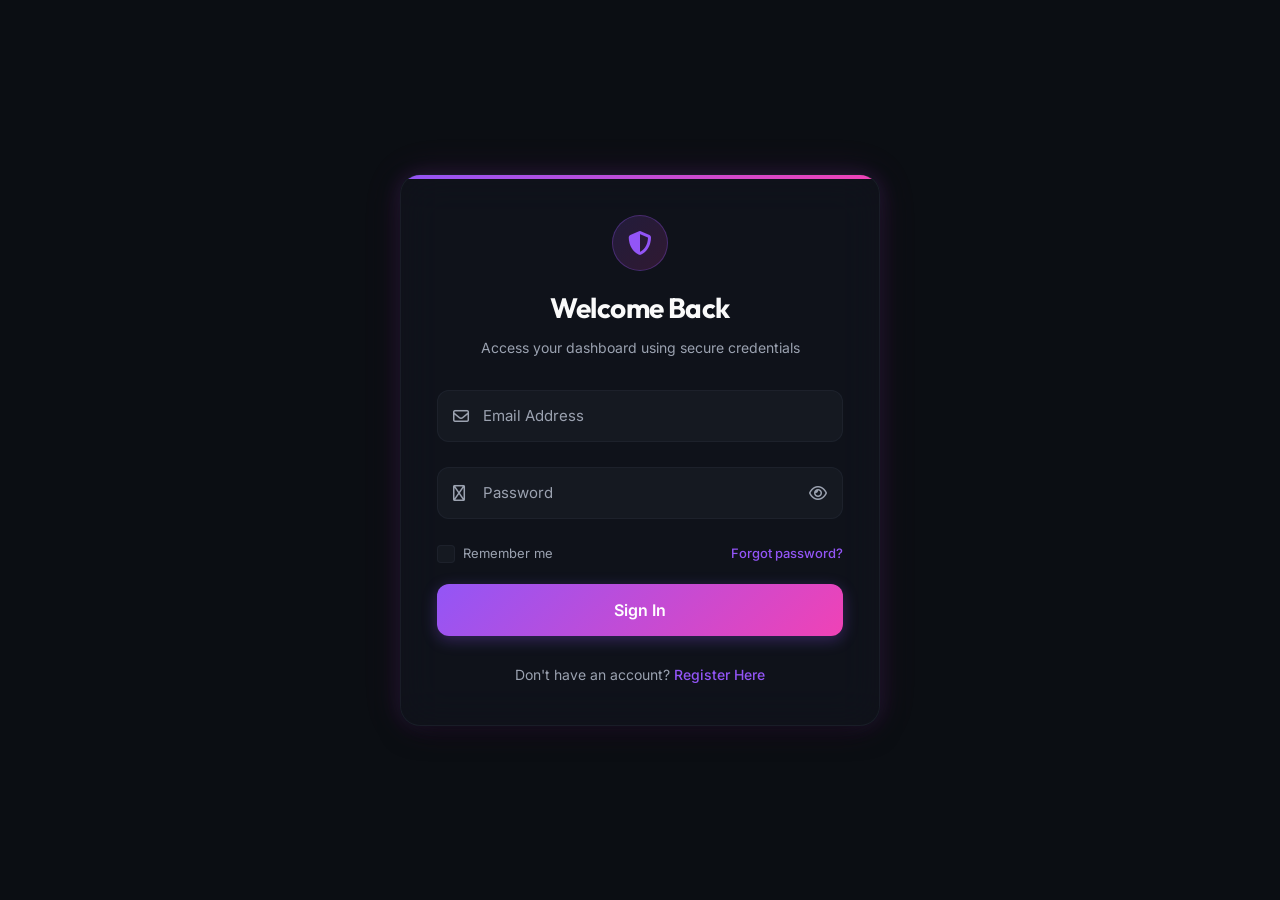
<file: index.html>
<!DOCTYPE html>
<html lang="en">
<head>
  <meta charset="UTF-8">
  <meta name="viewport" content="width=device-width, initial-scale=1.0">
  <title>AuthSpace Loading...</title>
  <script src="js/utils.js"></script>
  <script>
    // Perform client-side routing based on authentication state
    if (session.get()) {
      window.location.replace('dashboard.html');
    } else {
      window.location.replace('login.html');
    }
  </script>
</head>
<body style="background: #090b11; display: flex; justify-content: center; align-items: center; height: 100vh; color: #fff; font-family: sans-serif;">
  <div style="text-align: center;">
    <div style="width: 40px; height: 40px; border: 4px solid rgba(255,255,255,0.1); border-top-color: #7c3aed; border-radius: 50%; animation: spin 0.8s linear infinite; margin: 0 auto 16px;"></div>
    <p style="font-size: 14px; opacity: 0.7;">Directing to workspace...</p>
  </div>
  <style>
    @keyframes spin {
      to { transform: rotate(360deg); }
    }
  </style>
</body>
</html>
</file>
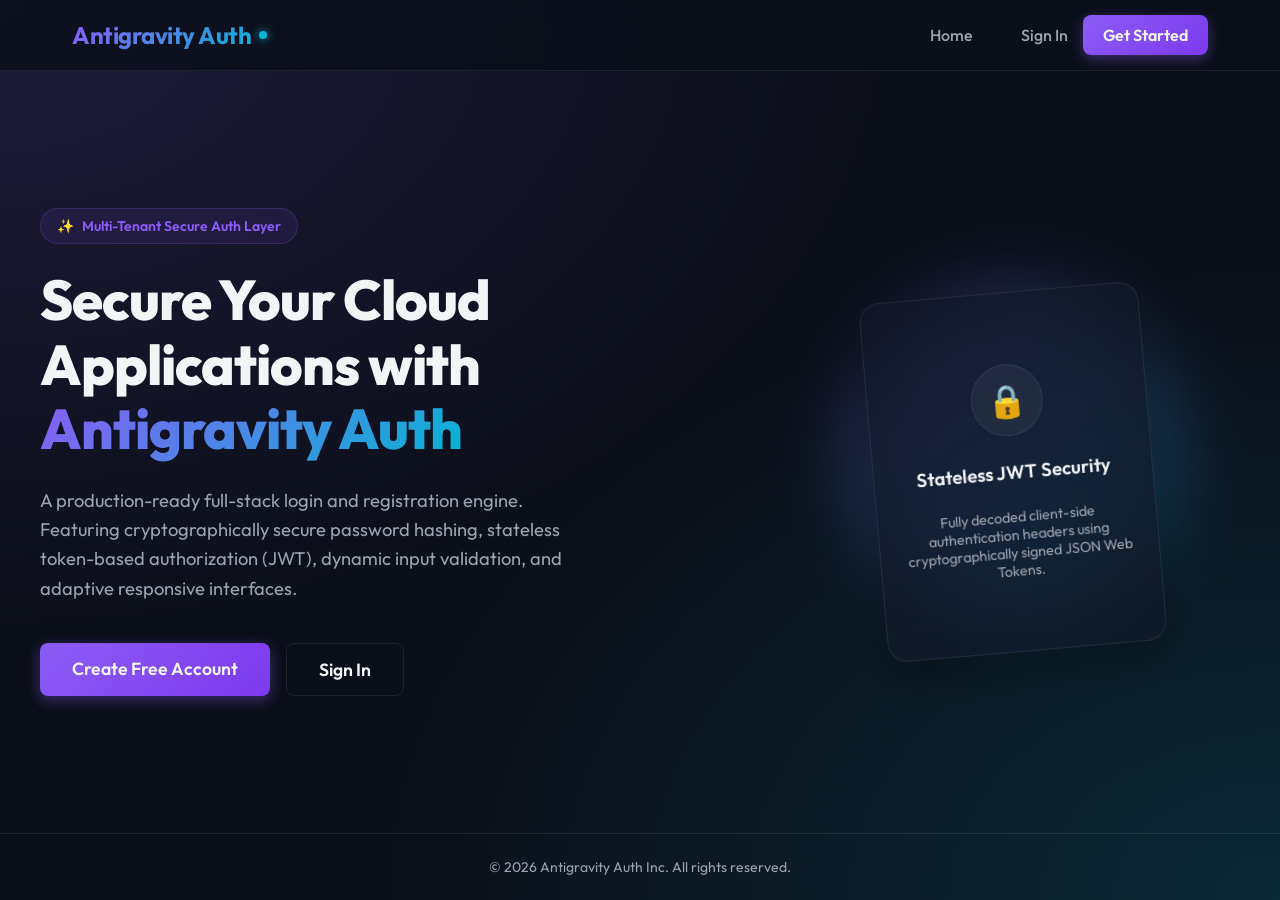
<file: frontend/index.html>
<!DOCTYPE html>
<html lang="en">
<head>
    <meta charset="UTF-8">
    <meta name="viewport" content="width=device-width, initial-scale=1.0">
    <meta name="description" content="Secure, scalable and modern authentication portal for your cloud applications.">
    <title>Antigravity Auth - Secure Access Portal</title>
    <link rel="stylesheet" href="css/style.css">
</head>
<body>

    <!-- Header Navigation -->
    <header>
        <nav class="navbar">
            <a href="index.html" class="brand">
                Antigravity Auth <span class="brand-dot"></span>
            </a>
            <ul class="nav-links" id="nav-links">
                <!-- Dynamically populated links -->
                <li><a href="index.html" class="nav-link">Home</a></li>
                <li id="guest-links">
                    <a href="login.html" class="nav-link">Sign In</a>
                    <a href="register.html" class="nav-btn btn-primary">Get Started</a>
                </li>
                <li id="auth-links" style="display: none;">
                    <a href="profile.html" class="nav-link">Dashboard</a>
                    <a href="#" id="logout-btn" class="nav-btn btn-outline">Logout</a>
                </li>
            </ul>
        </nav>
    </header>

    <!-- Hero Content -->
    <main>
        <section class="hero-container">
            <div class="hero-text">
                <div class="hero-badge">
                    <span>✨</span> Multi-Tenant Secure Auth Layer
                </div>
                <h1>Secure Your Cloud Applications with <span>Antigravity Auth</span></h1>
                <p>A production-ready full-stack login and registration engine. Featuring cryptographically secure password hashing, stateless token-based authorization (JWT), dynamic input validation, and adaptive responsive interfaces.</p>
                <div class="hero-actions" id="hero-actions">
                    <a href="register.html" class="nav-btn btn-primary" style="font-size: 1.1rem; padding: 0.85rem 2rem;">Create Free Account</a>
                    <a href="login.html" class="nav-btn btn-outline" style="font-size: 1.1rem; padding: 0.85rem 2rem;">Sign In</a>
                </div>
            </div>
            <div class="hero-visual">
                <div class="visual-sphere"></div>
                <div class="visual-card">
                    <div class="visual-icon">🔒</div>
                    <h3 style="font-weight: 600;">Stateless JWT Security</h3>
                    <p style="color: var(--text-muted); font-size: 0.9rem; text-align: center; padding: 0 1.5rem;">Fully decoded client-side authentication headers using cryptographically signed JSON Web Tokens.</p>
                </div>
            </div>
        </section>
    </main>

    <!-- Footer -->
    <footer>
        <p>&copy; 2026 Antigravity Auth Inc. All rights reserved.</p>
    </footer>

    <!-- Configurations & Scripts -->
    <script src="js/config.js"></script>
    <script src="js/auth.js"></script>
    <script>
        document.addEventListener("DOMContentLoaded", () => {
            const guestLinks = document.getElementById("guest-links");
            const authLinks = document.getElementById("auth-links");
            const heroActions = document.getElementById("hero-actions");
            const logoutBtn = document.getElementById("logout-btn");

            if (AuthStorage.isAuthenticated()) {
                guestLinks.style.display = "none";
                authLinks.style.display = "flex";
                
                // Update hero section actions if user is logged in
                heroActions.innerHTML = `
                    <a href="profile.html" class="nav-btn btn-primary" style="font-size: 1.1rem; padding: 0.85rem 2rem;">Go to Dashboard</a>
                    <a href="#" id="hero-logout" class="nav-btn btn-outline" style="font-size: 1.1rem; padding: 0.85rem 2rem;">Sign Out</a>
                `;

                // Set up logout action for hero logout button
                document.getElementById("hero-logout").addEventListener("click", (e) => {
                    e.preventDefault();
                    AuthAPI.logout();
                });
            }

            // Set up main nav logout action
            logoutBtn.addEventListener("click", (e) => {
                e.preventDefault();
                AuthAPI.logout();
            });
        });
    </script>
</body>
</html>
</file>
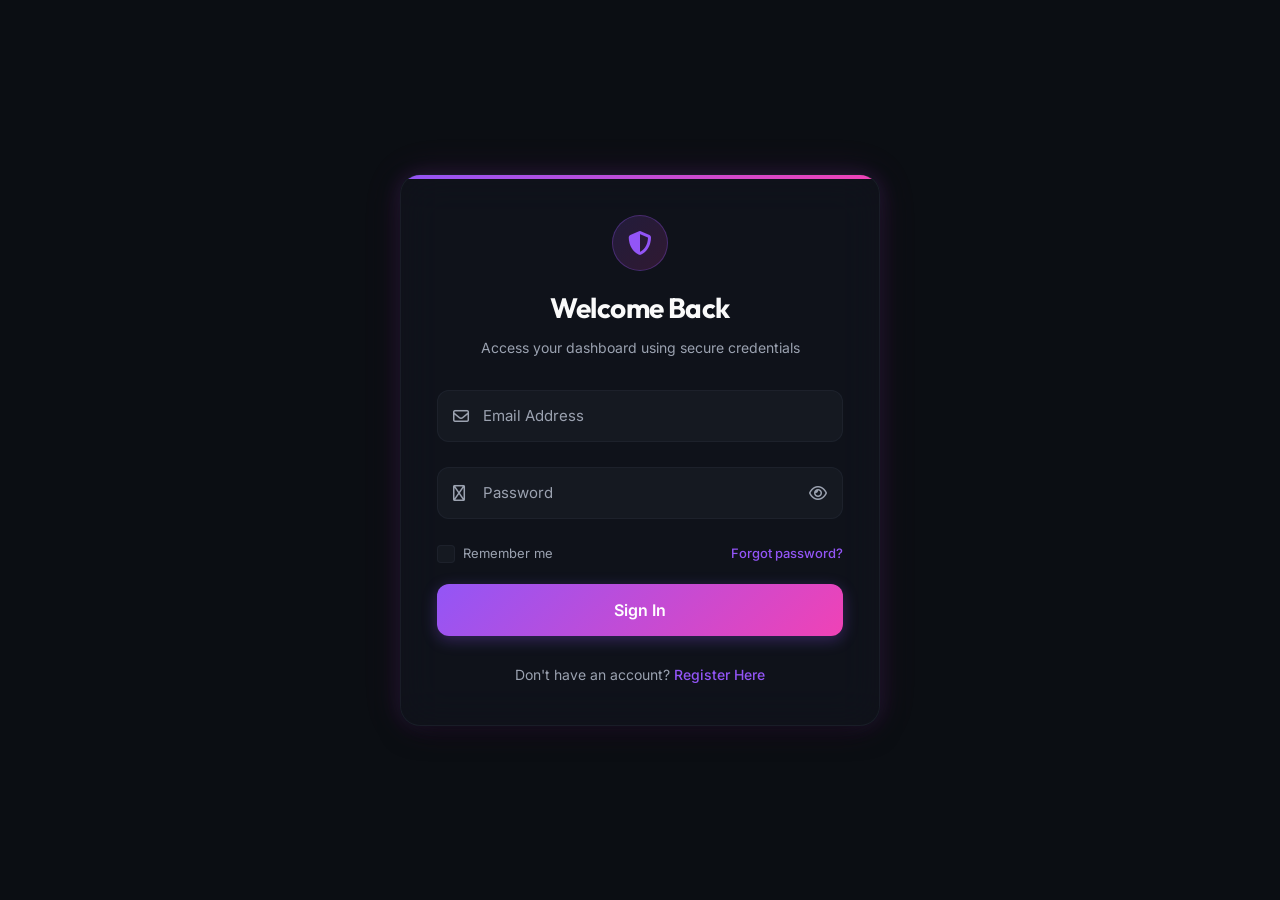
<file: dashboard.html>
<!DOCTYPE html>
<html lang="en">
<head>
  <meta charset="UTF-8">
  <meta name="viewport" content="width=device-width, initial-scale=1.0">
  <title>Dashboard Workspace | AuthSpace</title>
  <!-- SEO Meta Tags -->
  <meta name="description" content="Manage your AuthSpace metrics. Access session logs, customize security configurations, and track system health.">
  <!-- Google Fonts & FontAwesome -->
  <link rel="stylesheet" href="https://cdnjs.cloudflare.com/ajax/libs/font-awesome/6.4.0/css/all.min.css">
  <!-- Stylesheets -->
  <link rel="stylesheet" href="css/style.css">
  <link rel="stylesheet" href="css/dashboard.css">
</head>
<body>

  <!-- Dynamic Nebula Backdrop -->
  <div class="space-background"></div>
  <div class="grid-overlay"></div>

  <div class="dashboard-container">
    <!-- Mobile Sidebar Drawer Overlay -->
    <div class="sidebar-overlay" id="sidebar-overlay"></div>

    <!-- Sidebar Navigation Drawer -->
    <aside class="sidebar" id="dashboard-sidebar">
      <div class="sidebar-header">
        <div class="sidebar-logo">
          <i class="fa-solid fa-cube"></i>
        </div>
        <span class="sidebar-brand-name text-gradient">AuthSpace</span>
      </div>

      <nav class="sidebar-menu">
        <a href="#" class="menu-item active">
          <i class="fa-regular fa-chart-pie"></i>
          <span>Overview</span>
        </a>
        <a href="#" class="menu-item">
          <i class="fa-regular fa-bell"></i>
          <span>Notifications</span>
        </a>
        <a href="#" class="menu-item">
          <i class="fa-regular fa-user"></i>
          <span>User Profile</span>
        </a>
        <a href="#" class="menu-item">
          <i class="fa-regular fa-folder-open"></i>
          <span>Workspace</span>
        </a>
        <a href="#" class="menu-item">
          <i class="fa-regular fa-gear"></i>
          <span>Settings</span>
        </a>
      </nav>

      <div class="sidebar-footer">
        <div class="user-avatar" id="sidebar-avatar">U</div>
        <div class="user-info">
          <div class="user-name" id="sidebar-username">Loading...</div>
          <div class="user-role">Standard Member</div>
        </div>
        <button type="button" class="btn-logout-icon" id="btn-logout" aria-label="Sign Out">
          <i class="fa-regular fa-arrow-right-from-bracket"></i>
        </button>
      </div>
    </aside>

    <!-- Main Workspace Area -->
    <main class="main-content">
      <!-- Dashboard Top Header Bar -->
      <header class="dashboard-header">
        <div class="header-actions">
          <button type="button" class="btn-menu-toggle" id="btn-sidebar-toggle" aria-label="Toggle Sidebar Menu">
            <i class="fa-solid fa-bars"></i>
          </button>
          <div class="header-title-block">
            <h2 id="header-greeting">Overview</h2>
            <p id="dashboard-date">Wednesday, June 10, 2026</p>
          </div>
        </div>

        <div class="header-actions">
          <button type="button" class="action-icon-btn" aria-label="View notifications">
            <i class="fa-regular fa-bell"></i>
            <span class="badge-dot"></span>
          </button>
          <button type="button" class="action-icon-btn" aria-label="User Account Options">
            <i class="fa-regular fa-user"></i>
          </button>
        </div>
      </header>

      <!-- Welcome Greeting Hero Banner -->
      <section class="welcome-banner">
        <div class="welcome-banner-content">
          <h1>Welcome Back, <span class="text-gradient" id="welcome-username">User</span>!</h1>
          <p>Your workspace is updated and fully active. Check your analytics metrics, configure authentication keys, or run diagnostics checks.</p>
          <a href="#" class="btn-action">
            <span>Get Started</span>
            <i class="fa-regular fa-arrow-right"></i>
          </a>
        </div>
      </section>

      <!-- Stats Grid -->
      <section class="stats-grid">
        <!-- Card 1 -->
        <div class="stat-card">
          <div class="stat-header">
            <span>Session Status</span>
            <div class="stat-icon stat-icon-success">
              <i class="fa-solid fa-circle-check"></i>
            </div>
          </div>
          <div class="stat-value">Active</div>
          <div class="stat-footer">
            <span class="trend-up"><i class="fa-solid fa-circle"></i> Secure</span>
            <span style="color: hsl(var(--text-muted));">Connection encrypted</span>
          </div>
        </div>

        <!-- Card 2 -->
        <div class="stat-card">
          <div class="stat-header">
            <span>Security Rating</span>
            <div class="stat-icon stat-icon-primary">
              <i class="fa-solid fa-shield-halved"></i>
            </div>
          </div>
          <div class="stat-value">98%</div>
          <div class="stat-footer">
            <span class="trend-up"><i class="fa-solid fa-arrow-up"></i> +2.4%</span>
            <span style="color: hsl(var(--text-muted));">from last week</span>
          </div>
        </div>

        <!-- Card 3 -->
        <div class="stat-card">
          <div class="stat-header">
            <span>Simulated Users</span>
            <div class="stat-icon stat-icon-secondary">
              <i class="fa-solid fa-users"></i>
            </div>
          </div>
          <div class="stat-value" id="stats-total-users">0</div>
          <div class="stat-footer">
            <span class="trend-up"><i class="fa-solid fa-arrow-up"></i> +1</span>
            <span style="color: hsl(var(--text-muted));">your account added</span>
          </div>
        </div>

        <!-- Card 4 -->
        <div class="stat-card">
          <div class="stat-header">
            <span>Active Login IP</span>
            <div class="stat-icon stat-icon-warning">
              <i class="fa-solid fa-globe"></i>
            </div>
          </div>
          <div class="stat-value" style="font-size: 20px; margin-top: 10px; margin-bottom: 15px;">127.0.0.1 (Local)</div>
          <div class="stat-footer">
            <span>Chrome / Windows OS</span>
          </div>
        </div>
      </section>

      <!-- Details Section (Charts & Activity Log) -->
      <section class="details-grid">
        <!-- Interactive Chart Card -->
        <div class="details-card">
          <div class="card-title-row">
            <h3>Login Frequency Index</h3>
            <span style="font-size: 12px; color: hsl(var(--text-muted));">Updated live</span>
          </div>
          
          <div class="chart-container">
            <svg class="chart-svg" viewBox="0 0 500 220" preserveAspectRatio="none">
              <defs>
                <!-- Line Gradient -->
                <linearGradient id="chart-gradient" x1="0" y1="0" x2="1" y2="0">
                  <stop offset="0%" stop-color="hsl(var(--primary))" />
                  <stop offset="100%" stop-color="hsl(var(--secondary))" />
                </linearGradient>
                <!-- Fill Gradient -->
                <linearGradient id="chart-glow-gradient" x1="0" y1="0" x2="0" y2="1">
                  <stop offset="0%" stop-color="hsl(var(--primary))" />
                  <stop offset="100%" stop-color="transparent" />
                </linearGradient>
              </defs>
              <!-- Grid lines -->
              <line class="chart-grid-line" x1="0" y1="55" x2="500" y2="55" />
              <line class="chart-grid-line" x1="0" y1="110" x2="500" y2="110" />
              <line class="chart-grid-line" x1="0" y1="165" x2="500" y2="165" />
              
              <!-- Shading under the graph line -->
              <path class="chart-fill-path" d="M 0,220 L 0,170 Q 80,60 160,110 T 320,50 T 480,120 L 500,120 L 500,220 Z" />
              
              <!-- Animated Graph Line -->
              <path class="chart-path" d="M 0,170 Q 80,60 160,110 T 320,50 T 480,120 L 500,120" />
            </svg>
          </div>
          <div class="chart-labels">
            <span>Jan</span>
            <span>Feb</span>
            <span>Mar</span>
            <span>Apr</span>
            <span>May</span>
            <span>Jun</span>
          </div>
        </div>

        <!-- Activity Log Card -->
        <div class="details-card">
          <div class="card-title-row">
            <h3>Recent Actions</h3>
          </div>
          <div class="activity-list" id="activity-log-container">
            <!-- Dynamic entries loaded via js -->
            <div class="activity-item">
              <div class="activity-badge activity-badge-success">
                <i class="fa-solid fa-circle-check"></i>
              </div>
              <div class="activity-details">
                <div class="activity-text">Secure Session Initialized</div>
                <div class="activity-time">Just Now</div>
              </div>
            </div>
            <div class="activity-item">
              <div class="activity-badge activity-badge-primary">
                <i class="fa-solid fa-user-shield"></i>
              </div>
              <div class="activity-details">
                <div class="activity-text">Local authorization token generated</div>
                <div class="activity-time">2 mins ago</div>
              </div>
            </div>
            <div class="activity-item">
              <div class="activity-badge activity-badge-warning">
                <i class="fa-solid fa-clock"></i>
              </div>
              <div class="activity-details">
                <div class="activity-text">Database verification check passed</div>
                <div class="activity-time">10 mins ago</div>
              </div>
            </div>
          </div>
        </div>
      </section>
    </main>
  </div>

  <!-- Scripts -->
  <script src="js/utils.js"></script>
  <script src="js/dashboard.js"></script>
</body>
</html>
</file>
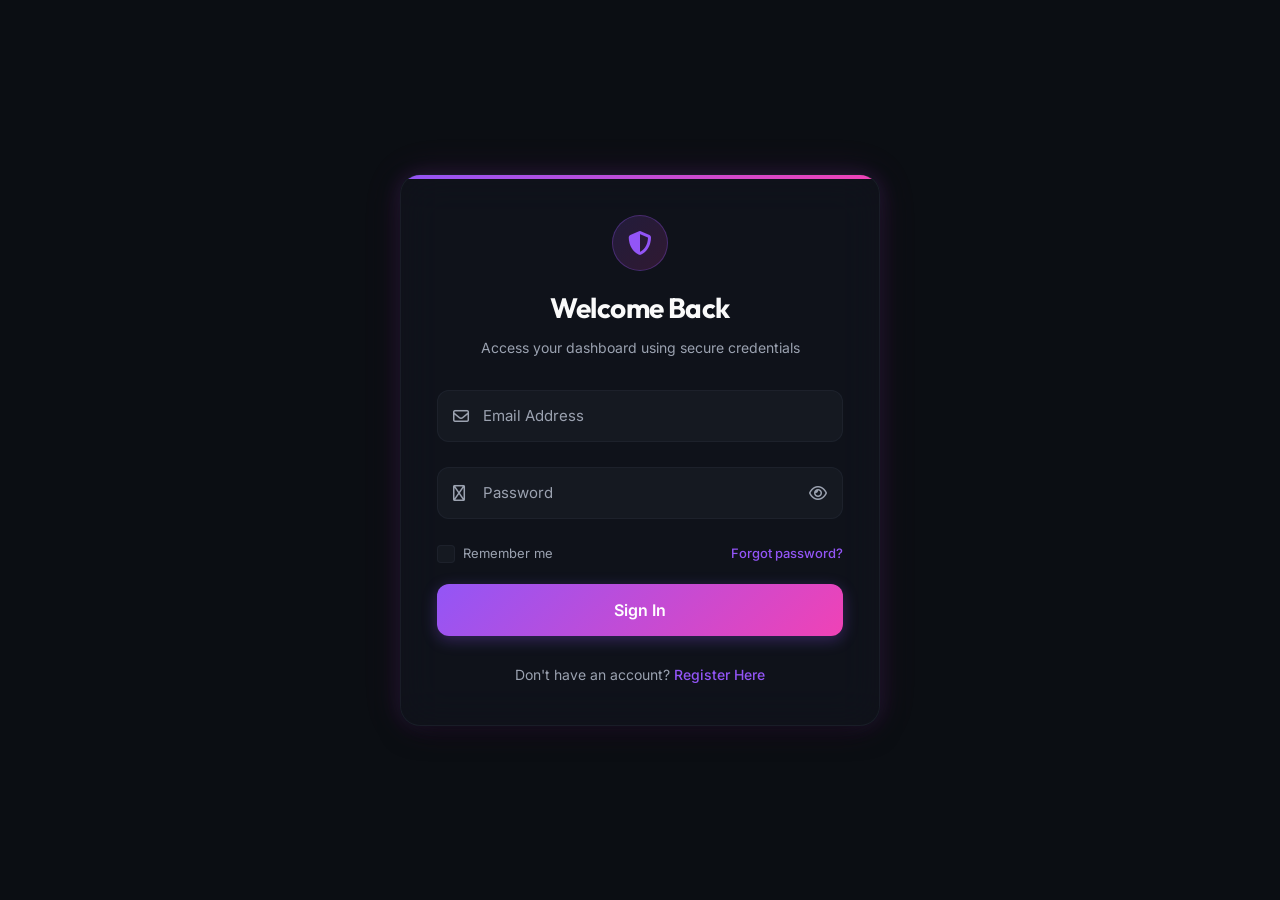
<file: login.html>
<!DOCTYPE html>
<html lang="en">
<head>
  <meta charset="UTF-8">
  <meta name="viewport" content="width=device-width, initial-scale=1.0">
  <title>Sign In | AuthSpace</title>
  <!-- SEO Meta Tags -->
  <meta name="description" content="Securely access your AuthSpace account. Toggle dark mode elements, verify credentials, and connect with analytical tools.">
  <!-- Google Fonts -->
  <link rel="stylesheet" href="https://cdnjs.cloudflare.com/ajax/libs/font-awesome/6.4.0/css/all.min.css">
  <!-- Stylesheets -->
  <link rel="stylesheet" href="css/style.css">
  <link rel="stylesheet" href="css/auth.css">
</head>
<body>

  <!-- Dynamic Nebula Backdrop -->
  <div class="space-background"></div>
  <div class="grid-overlay"></div>

  <div class="auth-wrapper">
    <div class="auth-card" id="login-card">
      <div class="auth-header">
        <div class="auth-logo">
          <i class="fa-solid fa-shield-halved"></i>
        </div>
        <h1>Welcome Back</h1>
        <p>Access your dashboard using secure credentials</p>
      </div>

      <!-- General Form Alert Box -->
      <div id="form-alert" class="form-alert hide">
        <i class="fa-solid fa-triangle-exclamation"></i>
        <span id="alert-message"></span>
      </div>

      <form class="auth-form" id="login-form" novalidate>
        <!-- Email Group -->
        <div class="input-group">
          <div class="input-field-wrapper">
            <input type="email" id="email" class="input-field" placeholder=" " required autocomplete="email">
            <i class="fa-regular fa-envelope input-icon"></i>
            <label for="email" class="input-label">Email Address</label>
          </div>
          <div id="email-validation" class="validation-message">
            <i class="fa-solid fa-circle-xmark"></i> Please enter a valid email address.
          </div>
        </div>

        <!-- Password Group -->
        <div class="input-group">
          <div class="input-field-wrapper">
            <input type="password" id="password" class="input-field" placeholder=" " required autocomplete="current-password">
            <i class="fa-regular fa-lock input-icon"></i>
            <label for="password" class="input-label">Password</label>
            <button type="button" class="password-toggle" id="password-toggle-btn" aria-label="Toggle Password Visibility">
              <i class="fa-regular fa-eye" id="password-eye-icon"></i>
            </button>
          </div>
          <div id="password-validation" class="validation-message">
            <i class="fa-solid fa-circle-xmark"></i> Please enter your password.
          </div>
        </div>

        <!-- Form Helper Row -->
        <div class="form-helper">
          <label class="checkbox-group">
            <input type="checkbox" id="remember-me">
            <span class="custom-checkbox">
              <i class="fa-solid fa-check"></i>
            </span>
            <span>Remember me</span>
          </label>
          <a href="#" class="link-highlight" id="forgot-password-link">Forgot password?</a>
        </div>

        <!-- Login Button -->
        <button type="submit" class="btn-auth" id="btn-submit">
          <span id="btn-text">Sign In</span>
          <span id="btn-spinner" class="spinner hide"></span>
        </button>
      </form>

      <div class="auth-footer">
        <p>Don't have an account? <a href="register.html" class="link-highlight">Register Here</a></p>
      </div>
    </div>
  </div>

  <!-- Scripts -->
  <script src="js/utils.js"></script>
  <script src="js/login.js"></script>
</body>
</html>
</file>
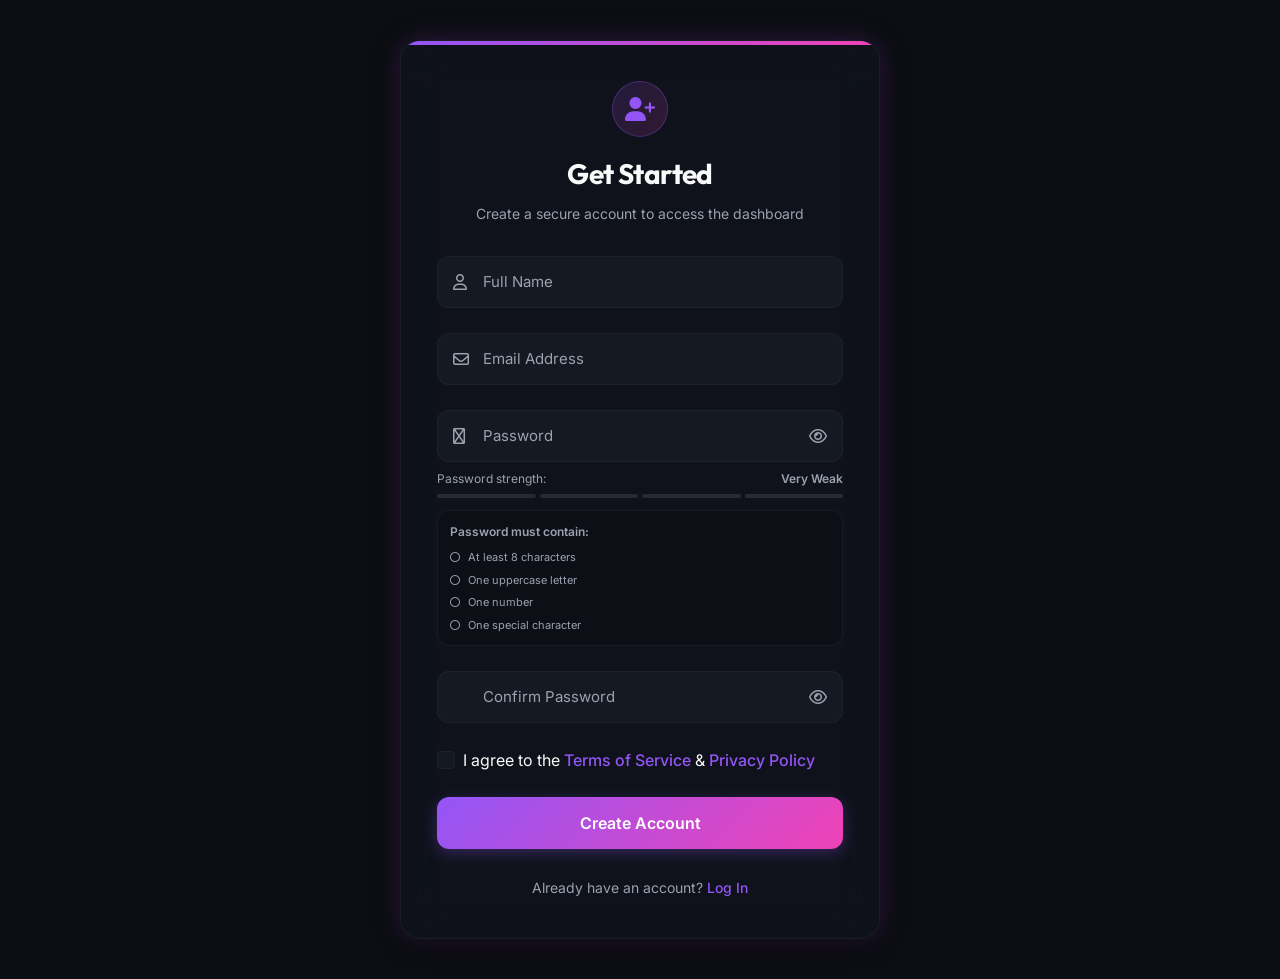
<file: register.html>
<!DOCTYPE html>
<html lang="en">
<head>
  <meta charset="UTF-8">
  <meta name="viewport" content="width=device-width, initial-scale=1.0">
  <title>Create Account | AuthSpace</title>
  <!-- SEO Meta Tags -->
  <meta name="description" content="Register an account with AuthSpace. Enjoy secure authorization, interactive dashboard statistics, and premium user experience.">
  <!-- Google Fonts -->
  <link rel="stylesheet" href="https://cdnjs.cloudflare.com/ajax/libs/font-awesome/6.4.0/css/all.min.css">
  <!-- Stylesheets -->
  <link rel="stylesheet" href="css/style.css">
  <link rel="stylesheet" href="css/auth.css">
</head>
<body>

  <!-- Dynamic Nebula Backdrop -->
  <div class="space-background"></div>
  <div class="grid-overlay"></div>

  <div class="auth-wrapper">
    <div class="auth-card" id="register-card">
      <div class="auth-header">
        <div class="auth-logo">
          <i class="fa-solid fa-user-plus"></i>
        </div>
        <h1>Get Started</h1>
        <p>Create a secure account to access the dashboard</p>
      </div>

      <!-- General Form Alert Box -->
      <div id="form-alert" class="form-alert hide">
        <i class="fa-solid fa-triangle-exclamation"></i>
        <span id="alert-message"></span>
      </div>

      <form class="auth-form" id="register-form" novalidate>
        <!-- Full Name Group -->
        <div class="input-group">
          <div class="input-field-wrapper">
            <input type="text" id="name" class="input-field" placeholder=" " required autocomplete="name">
            <i class="fa-regular fa-user input-icon"></i>
            <label for="name" class="input-label">Full Name</label>
          </div>
          <div id="name-validation" class="validation-message">
            <i class="fa-solid fa-circle-xmark"></i> Please enter your full name.
          </div>
        </div>

        <!-- Email Group -->
        <div class="input-group">
          <div class="input-field-wrapper">
            <input type="email" id="email" class="input-field" placeholder=" " required autocomplete="email">
            <i class="fa-regular fa-envelope input-icon"></i>
            <label for="email" class="input-label">Email Address</label>
          </div>
          <div id="email-validation" class="validation-message">
            <i class="fa-solid fa-circle-xmark"></i> Please enter a valid email address.
          </div>
        </div>

        <!-- Password Group -->
        <div class="input-group">
          <div class="input-field-wrapper">
            <input type="password" id="password" class="input-field" placeholder=" " required autocomplete="new-password">
            <i class="fa-regular fa-lock input-icon"></i>
            <label for="password" class="input-label">Password</label>
            <button type="button" class="password-toggle" id="password-toggle-btn" aria-label="Toggle Password Visibility">
              <i class="fa-regular fa-eye" id="password-eye-icon"></i>
            </button>
          </div>
          
          <!-- Strength Meter Bar -->
          <div class="password-strength-container">
            <div class="strength-label-row">
              <span>Password strength:</span>
              <span id="strength-text" style="font-weight: 600;">Very Weak</span>
            </div>
            <div class="strength-meter" id="strength-meter-bar">
              <div class="strength-segment"></div>
              <div class="strength-segment"></div>
              <div class="strength-segment"></div>
              <div class="strength-segment"></div>
            </div>
          </div>

          <!-- Requirements Checklist -->
          <div class="password-checklist">
            <div class="checklist-title">Password must contain:</div>
            <div class="checklist-item" id="req-length">
              <i class="fa-regular fa-circle"></i> At least 8 characters
            </div>
            <div class="checklist-item" id="req-upper">
              <i class="fa-regular fa-circle"></i> One uppercase letter
            </div>
            <div class="checklist-item" id="req-number">
              <i class="fa-regular fa-circle"></i> One number
            </div>
            <div class="checklist-item" id="req-special">
              <i class="fa-regular fa-circle"></i> One special character
            </div>
          </div>

          <div id="password-validation" class="validation-message">
            <i class="fa-solid fa-circle-xmark"></i> Password does not meet all requirements.
          </div>
        </div>

        <!-- Confirm Password Group -->
        <div class="input-group">
          <div class="input-field-wrapper">
            <input type="password" id="confirm-password" class="input-field" placeholder=" " required autocomplete="new-password">
            <i class="fa-regular fa-lock-keyhole input-icon"></i>
            <label for="confirm-password" class="input-label">Confirm Password</label>
            <button type="button" class="password-toggle" id="confirm-password-toggle-btn" aria-label="Toggle Confirm Password Visibility">
              <i class="fa-regular fa-eye" id="confirm-password-eye-icon"></i>
            </button>
          </div>
          <div id="confirm-validation" class="validation-message">
            <i class="fa-solid fa-circle-xmark"></i> Passwords do not match.
          </div>
        </div>

        <!-- Terms and Conditions Group -->
        <div class="input-group">
          <label class="checkbox-group" id="terms-wrapper">
            <input type="checkbox" id="terms" required>
            <span class="custom-checkbox">
              <i class="fa-solid fa-check"></i>
            </span>
            <span>I agree to the <a href="#" class="link-highlight">Terms of Service</a> & <a href="#" class="link-highlight">Privacy Policy</a></span>
          </label>
          <div id="terms-validation" class="validation-message">
            <i class="fa-solid fa-circle-xmark"></i> You must accept the terms to continue.
          </div>
        </div>

        <!-- Register Button -->
        <button type="submit" class="btn-auth" id="btn-submit">
          <span id="btn-text">Create Account</span>
          <span id="btn-spinner" class="spinner hide"></span>
        </button>
      </form>

      <div class="auth-footer">
        <p>Already have an account? <a href="login.html" class="link-highlight">Log In</a></p>
      </div>
    </div>
  </div>

  <!-- Scripts -->
  <script src="js/utils.js"></script>
  <script src="js/register.js"></script>
</body>
</html>
</file>
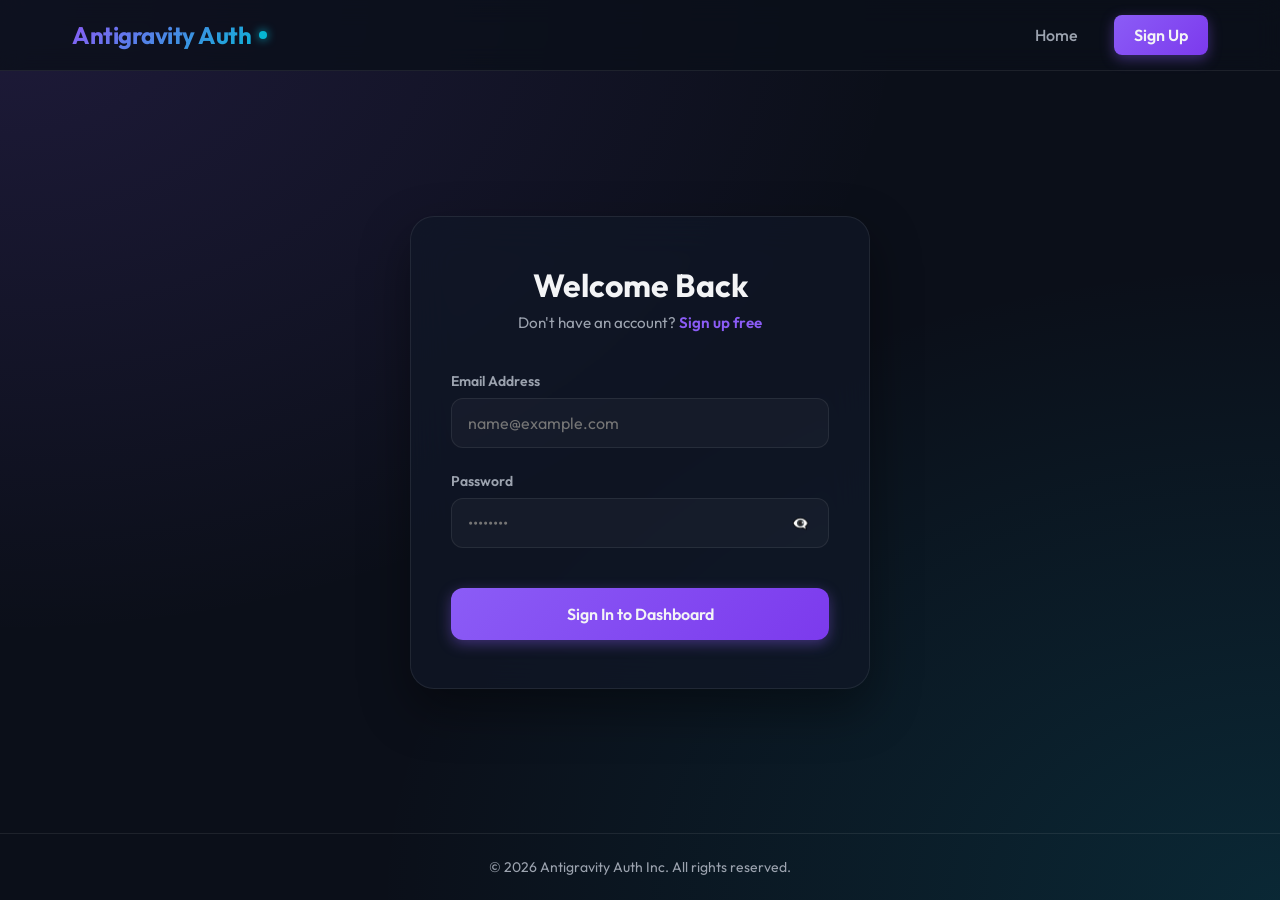
<file: frontend/login.html>
<!DOCTYPE html>
<html lang="en">
<head>
    <meta charset="UTF-8">
    <meta name="viewport" content="width=device-width, initial-scale=1.0">
    <meta name="description" content="Access your secure user account dashboard.">
    <title>Antigravity Auth - Account Sign In</title>
    <link rel="stylesheet" href="css/style.css">
</head>
<body>

    <!-- Header Navigation -->
    <header>
        <nav class="navbar">
            <a href="index.html" class="brand">
                Antigravity Auth <span class="brand-dot"></span>
            </a>
            <ul class="nav-links">
                <li><a href="index.html" class="nav-link">Home</a></li>
                <li><a href="register.html" class="nav-btn btn-primary">Sign Up</a></li>
            </ul>
        </nav>
    </header>

    <!-- Main Content Area -->
    <main>
        <div class="auth-container">
            <div class="auth-card">
                <div class="auth-header">
                    <h2>Welcome Back</h2>
                    <p>Don't have an account? <a href="register.html">Sign up free</a></p>
                </div>
                
                <form id="login-form" novalidate>
                    <!-- Email Field -->
                    <div class="form-group">
                        <label for="email" class="form-label">Email Address</label>
                        <div class="input-container">
                            <input type="email" id="email" class="form-input" placeholder="name@example.com" required>
                        </div>
                        <div class="error-feedback" id="email-error"></div>
                    </div>
                    
                    <!-- Password Field -->
                    <div class="form-group">
                        <label for="password" class="form-label">Password</label>
                        <div class="input-container">
                            <input type="password" id="password" class="form-input" placeholder="••••••••" required>
                            <button type="button" class="password-toggle" aria-label="Show password">
                                <span>👁️‍🗨️</span>
                            </button>
                        </div>
                        <div class="error-feedback" id="password-error"></div>
                    </div>
                    
                    <button type="submit" class="nav-btn btn-primary form-submit-btn">Sign In to Dashboard</button>
                </form>
            </div>
        </div>
    </main>

    <!-- Footer -->
    <footer>
        <p>&copy; 2026 Antigravity Auth Inc. All rights reserved.</p>
    </footer>

    <!-- Configurations & Scripts -->
    <script src="js/config.js"></script>
    <script src="js/auth.js"></script>
    <script>
        // Protect this guest-only route
        protectRoute('guest');

        document.addEventListener("DOMContentLoaded", () => {
            // Setup password toggle visibility action
            setupPasswordToggles();

            const form = document.getElementById("login-form");
            const emailInput = document.getElementById("email");
            const passwordInput = document.getElementById("password");

            // Live field validation listeners
            emailInput.addEventListener("input", () => FormValidator.validateEmail(emailInput));
            passwordInput.addEventListener("input", () => {
                if (passwordInput.value.length > 0) {
                    FormValidator.clearError(passwordInput);
                }
            });

            // Form submission
            form.addEventListener("submit", async (e) => {
                e.preventDefault();

                // Run validation checks
                const isEmailValid = FormValidator.validateEmail(emailInput);
                const isPasswordValid = passwordInput.value.trim() !== "";
                
                if (!isPasswordValid) {
                    FormValidator.showError(passwordInput, "Password is required");
                }

                if (!isEmailValid || !isPasswordValid) {
                    showToast("Please fix the validation errors before logging in.", "error");
                    return;
                }

                const submitBtn = form.querySelector('button[type="submit"]');
                const originalText = submitBtn.textContent;
                
                try {
                    // Start progress state
                    submitBtn.textContent = "Authenticating...";
                    submitBtn.disabled = true;

                    const response = await AuthAPI.login(
                        emailInput.value.trim(),
                        passwordInput.value
                    );

                    // Save session details
                    AuthStorage.setSession(
                        response.token,
                        response.email,
                        response.fullName
                    );

                    showToast("Successfully authenticated! Redirecting...", "success");

                    setTimeout(() => {
                        window.location.href = "profile.html";
                    }, 1200);

                } catch (error) {
                    showToast(error.message || "Invalid email or password", "error");
                    // Highlight invalid fields
                    FormValidator.showError(emailInput, "Verify email is correct");
                    FormValidator.showError(passwordInput, "Verify password is correct");
                    
                    // Reset button state
                    submitBtn.textContent = originalText;
                    submitBtn.disabled = false;
                }
            });
        });
    </script>
</body>
</html>
</file>
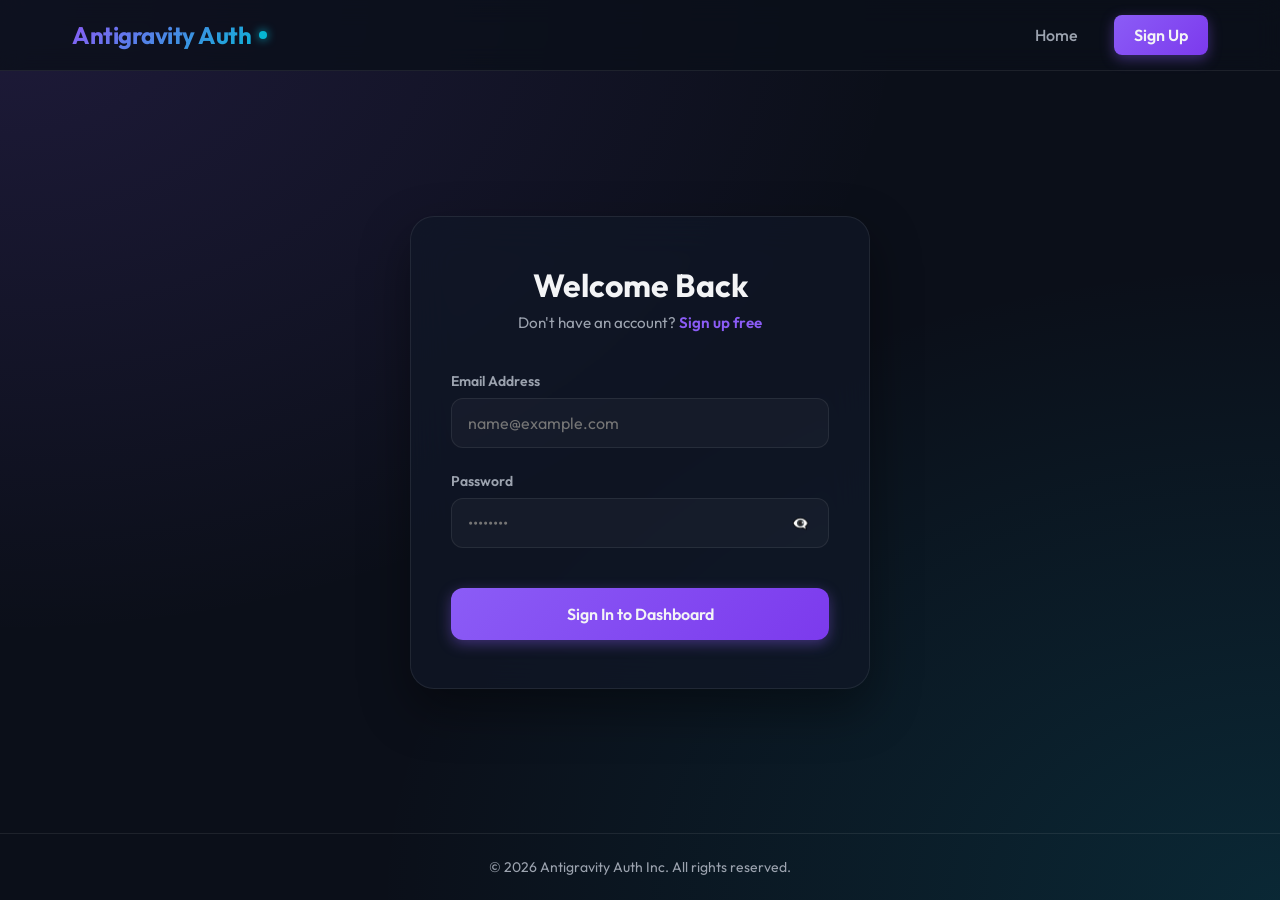
<file: frontend/profile.html>
<!DOCTYPE html>
<html lang="en">
<head>
    <meta charset="UTF-8">
    <meta name="viewport" content="width=device-width, initial-scale=1.0">
    <meta name="description" content="View your secure dashboard profile credentials.">
    <title>Antigravity Auth - User Dashboard</title>
    <link rel="stylesheet" href="css/style.css">
</head>
<body>

    <!-- Header Navigation -->
    <header>
        <nav class="navbar">
            <a href="index.html" class="brand">
                Antigravity Auth <span class="brand-dot"></span>
            </a>
            <ul class="nav-links">
                <li><a href="index.html" class="nav-link">Home</a></li>
                <li><a href="#" id="nav-logout-btn" class="nav-btn btn-outline">Logout</a></li>
            </ul>
        </nav>
    </header>

    <!-- Main Content Area -->
    <main>
        <div class="profile-card" id="profile-card" style="display: none;">
            <div class="profile-header">
                <div class="profile-avatar" id="user-avatar">-</div>
                <div class="profile-title">
                    <h2 id="welcome-title">Welcome User</h2>
                    <p id="user-role-label">Platform Member</p>
                </div>
            </div>
            
            <div class="profile-details">
                <!-- User ID -->
                <div class="detail-item">
                    <div class="detail-label">Member Identification</div>
                    <div class="detail-val" id="profile-id">-</div>
                </div>

                <!-- Full Name -->
                <div class="detail-item">
                    <div class="detail-label">Full Name</div>
                    <div class="detail-val" id="profile-name">-</div>
                </div>

                <!-- Email Address -->
                <div class="detail-item">
                    <div class="detail-label">Email Address</div>
                    <div class="detail-val" id="profile-email">-</div>
                </div>

                <!-- Account Created Timestamp -->
                <div class="detail-item">
                    <div class="detail-label">Created At</div>
                    <div class="detail-val" id="profile-created">-</div>
                </div>
            </div>

            <button id="logout-card-btn" class="nav-btn btn-primary btn-outline" style="width: 100%; border-color: rgba(239, 68, 68, 0.4); color: var(--error); background: transparent; font-weight: 600;">
                Sign Out of Session
            </button>
        </div>
        
        <!-- Loading Skeleton -->
        <div id="loading-spinner" style="text-align: center;">
            <div class="visual-sphere" style="width: 80px; height: 80px; margin: 0 auto 1.5rem auto;"></div>
            <h3>Loading dashboard details...</h3>
        </div>
    </main>

    <!-- Footer -->
    <footer>
        <p>&copy; 2026 Antigravity Auth Inc. All rights reserved.</p>
    </footer>

    <!-- Configurations & Scripts -->
    <script src="js/config.js"></script>
    <script src="js/auth.js"></script>
    <script>
        // Protect this private dashboard route
        protectRoute('private');

        document.addEventListener("DOMContentLoaded", async () => {
            const loadingSpinner = document.getElementById("loading-spinner");
            const profileCard = document.getElementById("profile-card");
            
            const userAvatar = document.getElementById("user-avatar");
            const welcomeTitle = document.getElementById("welcome-title");
            const profileId = document.getElementById("profile-id");
            const profileName = document.getElementById("profile-name");
            const profileEmail = document.getElementById("profile-email");
            const profileCreated = document.getElementById("profile-created");

            const logoutNavBtn = document.getElementById("nav-logout-btn");
            const logoutCardBtn = document.getElementById("logout-card-btn");

            // Attach logout listeners
            const handleLogout = (e) => {
                e.preventDefault();
                AuthAPI.logout();
            };
            logoutNavBtn.addEventListener("click", handleLogout);
            logoutCardBtn.addEventListener("click", handleLogout);

            try {
                // Fetch profile data using stored JWT token
                const profile = await AuthAPI.getProfile();

                // Hydrate fields
                profileId.textContent = `#${profile.id}`;
                profileName.textContent = profile.fullName;
                profileEmail.textContent = profile.email;
                
                // Format creation date: e.g. July 24, 2026, 10:15 PM
                if (profile.createdAt) {
                    const date = new Date(profile.createdAt);
                    profileCreated.textContent = date.toLocaleString(undefined, {
                        year: 'numeric',
                        month: 'long',
                        day: 'numeric',
                        hour: '2-digit',
                        minute: '2-digit'
                    });
                } else {
                    profileCreated.textContent = "N/A";
                }

                // Hydrate avatar and titles
                welcomeTitle.textContent = `Welcome, ${profile.fullName.split(" ")[0]}!`;
                userAvatar.textContent = profile.fullName.split(" ").map(n => n[0]).join("").toUpperCase().slice(0, 2);

                // Show details
                loadingSpinner.style.display = "none";
                profileCard.style.display = "block";

            } catch (error) {
                showToast("Your session has expired. Redirecting...", "error");
                setTimeout(() => {
                    window.location.href = "login.html";
                }, 2000);
            }
        });
    </script>
</body>
</html>
</file>
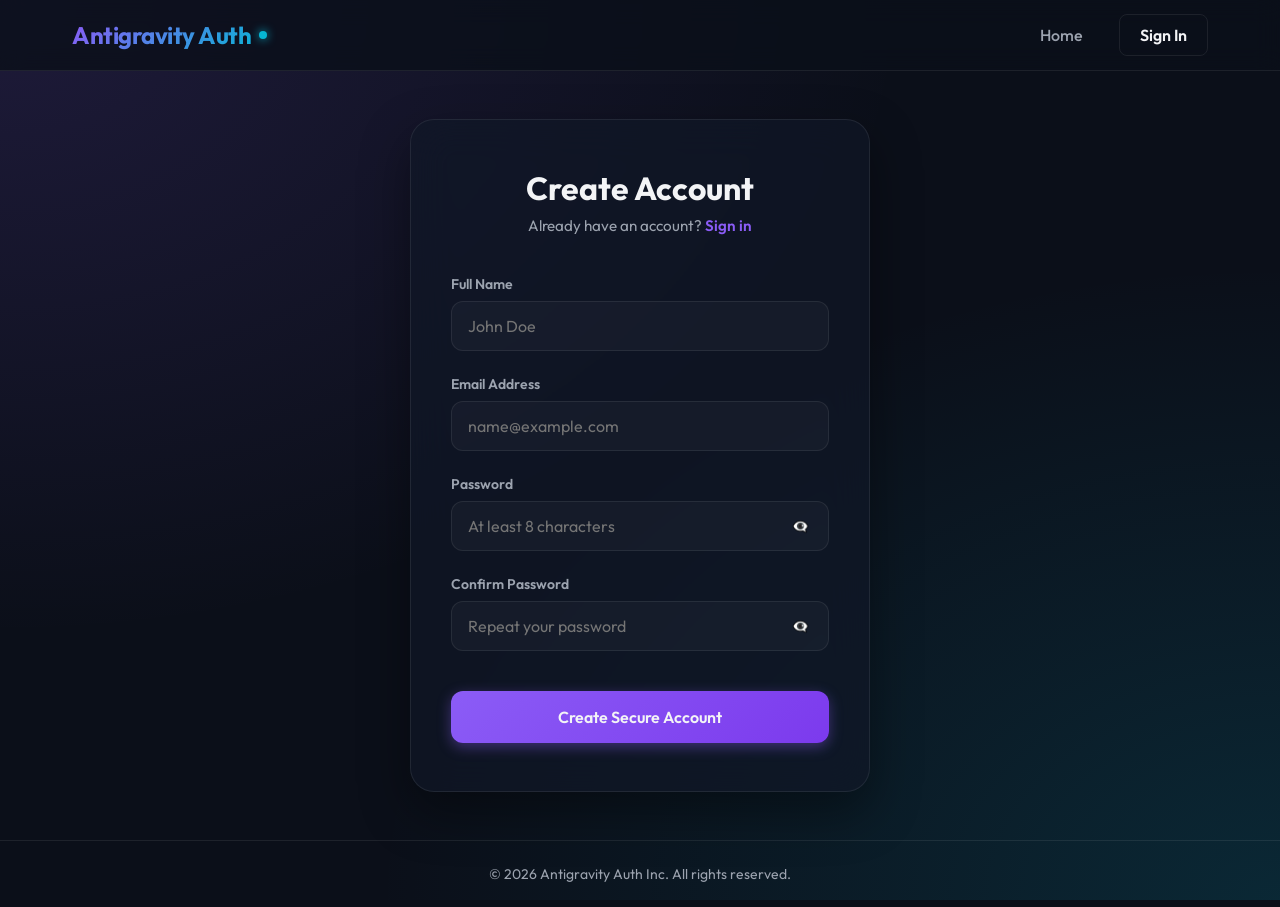
<file: frontend/register.html>
<!DOCTYPE html>
<html lang="en">
<head>
    <meta charset="UTF-8">
    <meta name="viewport" content="width=device-width, initial-scale=1.0">
    <meta name="description" content="Register a secure user profile credentials.">
    <title>Antigravity Auth - Account Registration</title>
    <link rel="stylesheet" href="css/style.css">
</head>
<body>

    <!-- Header Navigation -->
    <header>
        <nav class="navbar">
            <a href="index.html" class="brand">
                Antigravity Auth <span class="brand-dot"></span>
            </a>
            <ul class="nav-links">
                <li><a href="index.html" class="nav-link">Home</a></li>
                <li><a href="login.html" class="nav-btn btn-outline">Sign In</a></li>
            </ul>
        </nav>
    </header>

    <!-- Main Content Area -->
    <main>
        <div class="auth-container">
            <div class="auth-card">
                <div class="auth-header">
                    <h2>Create Account</h2>
                    <p>Already have an account? <a href="login.html">Sign in</a></p>
                </div>
                
                <form id="register-form" novalidate>
                    <!-- Full Name Field -->
                    <div class="form-group">
                        <label for="fullName" class="form-label">Full Name</label>
                        <div class="input-container">
                            <input type="text" id="fullName" class="form-input" placeholder="John Doe" required>
                        </div>
                        <div class="error-feedback" id="name-error"></div>
                    </div>
                    
                    <!-- Email Field -->
                    <div class="form-group">
                        <label for="email" class="form-label">Email Address</label>
                        <div class="input-container">
                            <input type="email" id="email" class="form-input" placeholder="name@example.com" required>
                        </div>
                        <div class="error-feedback" id="email-error"></div>
                    </div>
                    
                    <!-- Password Field -->
                    <div class="form-group">
                        <label for="password" class="form-label">Password</label>
                        <div class="input-container">
                            <input type="password" id="password" class="form-input" placeholder="At least 8 characters" required>
                            <button type="button" class="password-toggle" aria-label="Show password">
                                <span>👁️‍🗨️</span>
                            </button>
                        </div>
                        <div class="error-feedback" id="password-error"></div>
                    </div>

                    <!-- Confirm Password Field -->
                    <div class="form-group">
                        <label for="confirmPassword" class="form-label">Confirm Password</label>
                        <div class="input-container">
                            <input type="password" id="confirmPassword" class="form-input" placeholder="Repeat your password" required>
                            <button type="button" class="password-toggle" aria-label="Show password">
                                <span>👁️‍🗨️</span>
                            </button>
                        </div>
                        <div class="error-feedback" id="confirm-password-error"></div>
                    </div>
                    
                    <button type="submit" class="nav-btn btn-primary form-submit-btn">Create Secure Account</button>
                </form>
            </div>
        </div>
    </main>

    <!-- Footer -->
    <footer>
        <p>&copy; 2026 Antigravity Auth Inc. All rights reserved.</p>
    </footer>

    <!-- Configurations & Scripts -->
    <script src="js/config.js"></script>
    <script src="js/auth.js"></script>
    <script>
        // Protect this guest-only route
        protectRoute('guest');

        document.addEventListener("DOMContentLoaded", () => {
            // Setup password toggle visibility buttons
            setupPasswordToggles();

            const form = document.getElementById("register-form");
            const fullNameInput = document.getElementById("fullName");
            const emailInput = document.getElementById("email");
            const passwordInput = document.getElementById("password");
            const confirmInput = document.getElementById("confirmPassword");

            // Live validation listeners
            fullNameInput.addEventListener("input", () => FormValidator.validateName(fullNameInput));
            emailInput.addEventListener("input", () => FormValidator.validateEmail(emailInput));
            passwordInput.addEventListener("input", () => {
                FormValidator.validatePassword(passwordInput);
                if (confirmInput.value !== "") {
                    FormValidator.validateConfirmPassword(passwordInput, confirmInput);
                }
            });
            confirmInput.addEventListener("input", () => FormValidator.validateConfirmPassword(passwordInput, confirmInput));

            // Form submission
            form.addEventListener("submit", async (e) => {
                e.preventDefault();

                // Run validation checks on submit
                const isNameValid = FormValidator.validateName(fullNameInput);
                const isEmailValid = FormValidator.validateEmail(emailInput);
                const isPasswordValid = FormValidator.validatePassword(passwordInput);
                const isConfirmValid = FormValidator.validateConfirmPassword(passwordInput, confirmInput);

                if (!isNameValid || !isEmailValid || !isPasswordValid || !isConfirmValid) {
                    showToast("Please correct validation errors before registering.", "error");
                    return;
                }

                const submitBtn = form.querySelector('button[type="submit"]');
                const originalText = submitBtn.textContent;
                
                try {
                    // Start progress state
                    submitBtn.textContent = "Registering account...";
                    submitBtn.disabled = true;

                    await AuthAPI.register(
                        fullNameInput.value.trim(),
                        emailInput.value.trim(),
                        passwordInput.value
                    );

                    showToast("Registration successful! Redirecting to login...", "success");

                    setTimeout(() => {
                        window.location.href = "login.html";
                    }, 1500);

                } catch (error) {
                    showToast(error.message || "Email address is already in use.", "error");
                    if (error.message && error.message.includes("Email")) {
                        FormValidator.showError(emailInput, "Email address already registered");
                    }
                    
                    // Reset button state
                    submitBtn.textContent = originalText;
                    submitBtn.disabled = false;
                }
            });
        });
    </script>
</body>
</html>
</file>
<file: frontend/css/style.css>
/* Premium Glassmorphic Stylesheet */
@import url('https://fonts.googleapis.com/css2?family=Outfit:wght@300;400;500;600;700&display=swap');

:root {
    --bg-primary: #0b0f19;
    --bg-secondary: #111827;
    --card-bg: rgba(17, 24, 39, 0.7);
    --border-color: rgba(255, 255, 255, 0.08);
    
    --primary: #8b5cf6; /* Violet */
    --primary-hover: #7c3aed;
    --secondary: #06b6d4; /* Cyan */
    --accent: #ec4899; /* Pink */
    
    --text-main: #f3f4f6;
    --text-muted: #9ca3af;
    --text-inv: #111827;
    
    --success: #10b981;
    --error: #ef4444;
    
    --transition: all 0.3s cubic-bezier(0.4, 0, 0.2, 1);
}

* {
    margin: 0;
    padding: 0;
    box-sizing: border-box;
    font-family: 'Outfit', sans-serif;
}

body {
    background-color: var(--bg-primary);
    background-image: 
        radial-gradient(at 0% 0%, rgba(139, 92, 246, 0.15) 0px, transparent 50%),
        radial-gradient(at 100% 100%, rgba(6, 182, 212, 0.15) 0px, transparent 50%);
    background-attachment: fixed;
    color: var(--text-main);
    min-height: 100vh;
    display: flex;
    flex-direction: column;
}

/* Header & Navigation */
header {
    background: rgba(11, 15, 25, 0.8);
    backdrop-filter: blur(12px);
    -webkit-backdrop-filter: blur(12px);
    border-bottom: 1px solid var(--border-color);
    position: sticky;
    top: 0;
    z-index: 100;
}

.navbar {
    max-width: 1200px;
    margin: 0 auto;
    padding: 1.25rem 2rem;
    display: flex;
    justify-content: space-between;
    align-items: center;
}

.brand {
    font-size: 1.5rem;
    font-weight: 700;
    letter-spacing: -0.5px;
    background: linear-gradient(135deg, var(--primary) 0%, var(--secondary) 100%);
    -webkit-background-clip: text;
    -webkit-text-fill-color: transparent;
    text-decoration: none;
    display: flex;
    align-items: center;
    gap: 0.5rem;
}

.brand-dot {
    width: 8px;
    height: 8px;
    background-color: var(--secondary);
    border-radius: 50%;
    display: inline-block;
    box-shadow: 0 0 10px var(--secondary);
}

.nav-links {
    display: flex;
    align-items: center;
    gap: 1.5rem;
    list-style: none;
}

.nav-link {
    color: var(--text-muted);
    text-decoration: none;
    font-weight: 500;
    transition: var(--transition);
    padding: 0.5rem 0.75rem;
    border-radius: 6px;
}

.nav-link:hover {
    color: var(--text-main);
    background: rgba(255, 255, 255, 0.05);
}

.nav-btn {
    padding: 0.6rem 1.25rem;
    border-radius: 8px;
    font-weight: 600;
    text-decoration: none;
    transition: var(--transition);
}

.btn-outline {
    border: 1px solid var(--border-color);
    color: var(--text-main);
}

.btn-outline:hover {
    background: rgba(255, 255, 255, 0.05);
    border-color: var(--text-muted);
}

.btn-primary {
    background: linear-gradient(135deg, var(--primary) 0%, var(--primary-hover) 100%);
    color: var(--text-main);
    border: none;
    box-shadow: 0 4px 14px rgba(139, 92, 246, 0.4);
    cursor: pointer;
}

.btn-primary:hover {
    transform: translateY(-2px);
    box-shadow: 0 6px 20px rgba(139, 92, 246, 0.6);
}

.btn-primary:active {
    transform: translateY(0);
}

/* Main Content Area */
main {
    flex: 1;
    display: flex;
    justify-content: center;
    align-items: center;
    padding: 3rem 1.5rem;
}

/* Hero Section */
.hero-container {
    max-width: 1200px;
    width: 100%;
    display: grid;
    grid-template-columns: 1.2fr 0.8fr;
    gap: 4rem;
    align-items: center;
}

.hero-text h1 {
    font-size: 3.5rem;
    font-weight: 800;
    line-height: 1.15;
    letter-spacing: -1px;
    margin-bottom: 1.5rem;
}

.hero-text h1 span {
    background: linear-gradient(135deg, var(--primary) 0%, var(--secondary) 100%);
    -webkit-background-clip: text;
    -webkit-text-fill-color: transparent;
}

.hero-text p {
    font-size: 1.15rem;
    color: var(--text-muted);
    line-height: 1.6;
    margin-bottom: 2.5rem;
    max-width: 540px;
}

.hero-actions {
    display: flex;
    gap: 1rem;
}

.hero-badge {
    display: inline-flex;
    align-items: center;
    gap: 0.5rem;
    background: rgba(139, 92, 246, 0.1);
    border: 1px solid rgba(139, 92, 246, 0.2);
    padding: 0.5rem 1rem;
    border-radius: 9999px;
    color: var(--primary);
    font-size: 0.875rem;
    font-weight: 600;
    margin-bottom: 1.5rem;
}

.hero-visual {
    position: relative;
    display: flex;
    justify-content: center;
}

.visual-sphere {
    width: 320px;
    height: 320px;
    border-radius: 50%;
    background: linear-gradient(135deg, var(--primary) 0%, var(--secondary) 100%);
    filter: blur(40px);
    opacity: 0.3;
    animation: float 6s ease-in-out infinite;
}

.visual-card {
    position: absolute;
    width: 280px;
    height: 360px;
    background: var(--card-bg);
    border: 1px solid var(--border-color);
    backdrop-filter: blur(16px);
    -webkit-backdrop-filter: blur(16px);
    border-radius: 20px;
    box-shadow: 0 20px 40px rgba(0,0,0,0.3);
    display: flex;
    flex-direction: column;
    justify-content: center;
    align-items: center;
    gap: 1.5rem;
    transform: rotate(-5deg);
    transition: var(--transition);
}

.visual-card:hover {
    transform: rotate(0deg) scale(1.05);
}

.visual-icon {
    width: 72px;
    height: 72px;
    background: rgba(255, 255, 255, 0.05);
    border: 1px solid var(--border-color);
    border-radius: 50%;
    display: flex;
    justify-content: center;
    align-items: center;
    font-size: 2rem;
    color: var(--secondary);
}

/* Form Card Container */
.auth-container {
    width: 100%;
    max-width: 460px;
    perspective: 1000px;
}

.auth-card {
    background: var(--card-bg);
    border: 1px solid var(--border-color);
    backdrop-filter: blur(20px);
    -webkit-backdrop-filter: blur(20px);
    border-radius: 24px;
    padding: 3rem 2.5rem;
    box-shadow: 0 20px 50px rgba(0, 0, 0, 0.4);
    transition: var(--transition);
}

.auth-card:hover {
    border-color: rgba(139, 92, 246, 0.25);
    box-shadow: 0 20px 50px rgba(139, 92, 246, 0.1);
}

.auth-header {
    text-align: center;
    margin-bottom: 2.5rem;
}

.auth-header h2 {
    font-size: 2rem;
    font-weight: 700;
    margin-bottom: 0.5rem;
}

.auth-header p {
    color: var(--text-muted);
    font-size: 0.95rem;
}

.auth-header p a {
    color: var(--primary);
    text-decoration: none;
    font-weight: 600;
    transition: var(--transition);
}

.auth-header p a:hover {
    color: var(--secondary);
    text-decoration: underline;
}

/* Forms */
.form-group {
    margin-bottom: 1.5rem;
    position: relative;
}

.form-label {
    display: block;
    font-size: 0.875rem;
    font-weight: 600;
    color: var(--text-muted);
    margin-bottom: 0.5rem;
    transition: var(--transition);
}

.input-container {
    position: relative;
}

.form-input {
    width: 100%;
    background: rgba(255, 255, 255, 0.03);
    border: 1.5px solid var(--border-color);
    border-radius: 12px;
    padding: 0.875rem 1rem;
    padding-right: 2.75rem; /* Space for eye icon if password */
    color: var(--text-main);
    font-size: 1rem;
    transition: var(--transition);
    outline: none;
}

.form-input:focus {
    border-color: var(--primary);
    background: rgba(255, 255, 255, 0.05);
    box-shadow: 0 0 0 4px rgba(139, 92, 246, 0.15);
}

.form-input.invalid {
    border-color: var(--error) !important;
    box-shadow: 0 0 0 4px rgba(239, 68, 68, 0.15) !important;
}

.form-input.valid {
    border-color: var(--success);
}

.password-toggle {
    position: absolute;
    right: 1rem;
    top: 50%;
    transform: translateY(-50%);
    background: none;
    border: none;
    color: var(--text-muted);
    cursor: pointer;
    display: flex;
    align-items: center;
    justify-content: center;
    padding: 0.25rem;
    transition: var(--transition);
}

.password-toggle:hover {
    color: var(--text-main);
}

.error-feedback {
    display: none;
    color: var(--error);
    font-size: 0.775rem;
    font-weight: 500;
    margin-top: 0.35rem;
    align-items: center;
    gap: 0.25rem;
}

.form-submit-btn {
    width: 100%;
    padding: 1rem;
    border-radius: 12px;
    font-size: 1rem;
    font-weight: 600;
    margin-top: 1rem;
}

/* Profile / Dashboard */
.profile-card {
    background: var(--card-bg);
    border: 1px solid var(--border-color);
    backdrop-filter: blur(20px);
    -webkit-backdrop-filter: blur(20px);
    border-radius: 24px;
    padding: 3rem;
    max-width: 680px;
    width: 100%;
    box-shadow: 0 20px 50px rgba(0, 0, 0, 0.4);
}

.profile-header {
    display: flex;
    align-items: center;
    gap: 2rem;
    border-bottom: 1px solid var(--border-color);
    padding-bottom: 2rem;
    margin-bottom: 2rem;
}

.profile-avatar {
    width: 96px;
    height: 96px;
    background: linear-gradient(135deg, var(--primary) 0%, var(--secondary) 100%);
    border-radius: 50%;
    display: flex;
    justify-content: center;
    align-items: center;
    font-size: 2.5rem;
    font-weight: 700;
    color: var(--text-main);
    box-shadow: 0 8px 24px rgba(139, 92, 246, 0.3);
}

.profile-title h2 {
    font-size: 2rem;
    font-weight: 700;
}

.profile-title p {
    color: var(--text-muted);
}

.profile-details {
    display: grid;
    grid-template-columns: repeat(2, 1fr);
    gap: 1.5rem;
    margin-bottom: 2rem;
}

.detail-item {
    background: rgba(255, 255, 255, 0.02);
    border: 1px solid var(--border-color);
    border-radius: 12px;
    padding: 1.25rem;
}

.detail-label {
    font-size: 0.775rem;
    text-transform: uppercase;
    letter-spacing: 1px;
    color: var(--text-muted);
    font-weight: 600;
    margin-bottom: 0.35rem;
}

.detail-val {
    font-size: 1.1rem;
    font-weight: 500;
}

/* Toast System */
.toast-container {
    position: fixed;
    top: 2rem;
    right: 2rem;
    display: flex;
    flex-direction: column;
    gap: 0.75rem;
    z-index: 1000;
}

.toast {
    background: rgba(17, 24, 39, 0.95);
    border: 1px solid var(--border-color);
    border-radius: 12px;
    padding: 1rem 1.5rem;
    color: var(--text-main);
    font-weight: 500;
    display: flex;
    align-items: center;
    gap: 0.75rem;
    box-shadow: 0 10px 30px rgba(0, 0, 0, 0.3);
    min-width: 300px;
    max-width: 450px;
    backdrop-filter: blur(8px);
    -webkit-backdrop-filter: blur(8px);
    animation: slideIn 0.3s cubic-bezier(0.16, 1, 0.3, 1) forwards;
}

.toast.toast-success {
    border-left: 4px solid var(--success);
}

.toast.toast-error {
    border-left: 4px solid var(--error);
}

.toast-icon {
    font-size: 1.25rem;
}

.toast-message {
    font-size: 0.925rem;
    flex-grow: 1;
}

.toast-close {
    background: none;
    border: none;
    color: var(--text-muted);
    cursor: pointer;
    font-size: 1.1rem;
}

/* Footer */
footer {
    border-top: 1px solid var(--border-color);
    padding: 1.5rem 0;
    text-align: center;
    color: var(--text-muted);
    font-size: 0.875rem;
}

/* Keyframes */
@keyframes float {
    0%, 100% {
        transform: translateY(0px) scale(1);
    }
    50% {
        transform: translateY(-20px) scale(1.05);
    }
}

@keyframes slideIn {
    from {
        transform: translateX(100%);
        opacity: 0;
    }
    to {
        transform: translateX(0);
        opacity: 1;
    }
}

@keyframes fadeOut {
    to {
        transform: translateY(-10px);
        opacity: 0;
    }
}

/* Responsive Media Queries */
@media (max-width: 968px) {
    .hero-container {
        grid-template-columns: 1fr;
        text-align: center;
        gap: 3rem;
    }
    
    .hero-text h1 {
        font-size: 2.75rem;
    }
    
    .hero-text p {
        margin: 0 auto 2rem auto;
    }
    
    .hero-actions {
        justify-content: center;
    }
    
    .hero-visual {
        display: none;
    }
}

@media (max-width: 576px) {
    .navbar {
        padding: 1rem;
    }
    
    .nav-links {
        display: none; /* Can build responsive mobile menu if needed */
    }
    
    main {
        padding: 2rem 1rem;
    }
    
    .auth-card {
        padding: 2rem 1.5rem;
    }
    
    .profile-card {
        padding: 2rem 1.5rem;
    }
    
    .profile-header {
        flex-direction: column;
        text-align: center;
        gap: 1rem;
    }
    
    .profile-details {
        grid-template-columns: 1fr;
    }
    
    .toast-container {
        top: auto;
        bottom: 1rem;
        right: 1rem;
        left: 1rem;
    }
    
    .toast {
        min-width: auto;
        width: 100%;
    }
}
</file>
<file: css/style.css>
@import url('https://fonts.googleapis.com/css2?family=Inter:wght@300;400;500;600;700&family=Outfit:wght@300;400;500;600;700;800&display=swap');

/* ==========================================
   DESIGN SYSTEM & VARIABLES
   ========================================== */
:root {
  /* Color Palette (HSL for consistency and easy transparency) */
  --bg-deep: 220 25% 6%;
  --bg-card: 224 20% 10%;
  --bg-card-glass: 224 20% 10% / 0.55;
  
  --primary: 263 90% 65%;      /* Vivid Indigo-Violet */
  --primary-glow: 263 90% 65% / 0.3;
  --secondary: 320 85% 60%;    /* Neon Magenta-Pink */
  --secondary-glow: 320 85% 60% / 0.3;
  
  --text-main: 0 0% 98%;       /* Pure Off-white */
  --text-muted: 220 12% 65%;   /* Soft Blue-Grey */
  --text-dark: 220 15% 15%;
  
  --success: 142 70% 50%;      /* Emerald Green */
  --warning: 38 92% 50%;       /* Warm Amber */
  --danger: 350 85% 55%;       /* Crimson Red */
  
  --border-glass: 220 20% 20% / 0.4;
  --border-focus: 263 90% 65% / 0.6;
  
  /* Layout Metrics */
  --radius-sm: 8px;
  --radius-md: 12px;
  --radius-lg: 20px;
  --radius-xl: 28px;
  
  --transition-fast: 0.2s cubic-bezier(0.4, 0, 0.2, 1);
  --transition-normal: 0.3s cubic-bezier(0.4, 0, 0.2, 1);
  --transition-slow: 0.5s cubic-bezier(0.4, 0, 0.2, 1);
  
  --shadow-glow: 0 0 20px hsl(var(--primary) / 0.15), 0 0 40px hsl(var(--secondary) / 0.1);
  --shadow-card: 0 10px 30px -10px rgba(0, 0, 0, 0.7);
}

/* ==========================================
   BASE RESET
   ========================================== */
*, *::before, *::after {
  box-sizing: border-box;
  margin: 0;
  padding: 0;
  -webkit-font-smoothing: antialiased;
  -moz-osx-font-smoothing: grayscale;
}

html, body {
  width: 100%;
  min-height: 100vh;
  font-family: 'Inter', sans-serif;
  background-color: hsl(var(--bg-deep));
  color: hsl(var(--text-main));
  overflow-x: hidden;
  line-height: 1.5;
}

h1, h2, h3, h4, h5, h6 {
  font-family: 'Outfit', sans-serif;
  font-weight: 700;
  letter-spacing: -0.02em;
}

a {
  color: inherit;
  text-decoration: none;
  transition: var(--transition-fast);
}

input, button, select, textarea {
  font-family: inherit;
  font-size: inherit;
  color: inherit;
  background: none;
  border: none;
  outline: none;
}

button {
  cursor: pointer;
}

/* ==========================================
   ANIMATED GRADIENT BACKDROP
   ========================================== */
.space-background {
  position: fixed;
  top: 0;
  left: 0;
  width: 100vw;
  height: 100vh;
  z-index: -2;
  background-color: hsl(var(--bg-deep));
  overflow: hidden;
}

.space-background::before,
.space-background::after {
  content: '';
  position: absolute;
  border-radius: 50%;
  filter: blur(120px);
  opacity: 0.45;
  mix-blend-mode: screen;
  pointer-events: none;
}

/* Top left glowing nebula */
.space-background::before {
  width: 500px;
  height: 500px;
  background: radial-gradient(circle, hsl(var(--primary)) 0%, transparent 70%);
  top: -150px;
  left: -100px;
  animation: float-nebula-1 20s infinite alternate ease-in-out;
}

/* Bottom right glowing nebula */
.space-background::after {
  width: 600px;
  height: 600px;
  background: radial-gradient(circle, hsl(var(--secondary)) 0%, transparent 70%);
  bottom: -200px;
  right: -100px;
  animation: float-nebula-2 25s infinite alternate ease-in-out;
}

.grid-overlay {
  position: fixed;
  top: 0;
  left: 0;
  width: 100vw;
  height: 100vh;
  z-index: -1;
  background-image: 
    linear-gradient(rgba(255, 255, 255, 0.015) 1px, transparent 1px),
    linear-gradient(90deg, rgba(255, 255, 255, 0.015) 1px, transparent 1px);
  background-size: 50px 50px;
  pointer-events: none;
}

/* ==========================================
   SCROLLBAR STYLING
   ========================================== */
::-webkit-scrollbar {
  width: 8px;
  height: 8px;
}

::-webkit-scrollbar-track {
  background: hsl(var(--bg-deep));
}

::-webkit-scrollbar-thumb {
  background: hsl(var(--border-glass));
  border-radius: var(--radius-sm);
  border: 2px solid hsl(var(--bg-deep));
  transition: var(--transition-fast);
}

::-webkit-scrollbar-thumb:hover {
  background: hsl(var(--primary));
}

/* ==========================================
   KEYFRAME ANIMATIONS
   ========================================== */
@keyframes float-nebula-1 {
  0% {
    transform: translate(0, 0) scale(1);
  }
  100% {
    transform: translate(100px, 80px) scale(1.15);
  }
}

@keyframes float-nebula-2 {
  0% {
    transform: translate(0, 0) scale(1);
  }
  100% {
    transform: translate(-120px, -60px) scale(0.9);
  }
}

@keyframes card-intro {
  from {
    opacity: 0;
    transform: translateY(20px) scale(0.98);
  }
  to {
    opacity: 1;
    transform: translateY(0) scale(1);
  }
}

@keyframes spin {
  from { transform: rotate(0deg); }
  to { transform: rotate(360deg); }
}

@keyframes pulse-ring {
  0% { box-shadow: 0 0 0 0 hsl(var(--primary) / 0.4); }
  70% { box-shadow: 0 0 0 10px hsl(var(--primary) / 0); }
  100% { box-shadow: 0 0 0 0 hsl(var(--primary) / 0); }
}

/* ==========================================
   UTILITY CLASSES
   ========================================== */
.text-gradient {
  background: linear-gradient(135deg, hsl(var(--primary)), hsl(var(--secondary)));
  -webkit-background-clip: text;
  -webkit-text-fill-color: transparent;
}

.text-gradient-success {
  background: linear-gradient(135deg, #10b981, #059669);
  -webkit-background-clip: text;
  -webkit-text-fill-color: transparent;
}

.hide {
  display: none !important;
}
</file>
<file: css/dashboard.css>
/* ==========================================
   DASHBOARD PAGES STYLING (dashboard.html)
   ========================================== */

.dashboard-container {
  display: flex;
  min-height: 100vh;
  width: 100vw;
  position: relative;
  overflow-x: hidden;
}

/* ==========================================
   SIDEBAR LAYOUT
   ========================================== */
.sidebar {
  width: 280px;
  background: hsl(var(--bg-card-glass));
  backdrop-filter: blur(20px);
  -webkit-backdrop-filter: blur(20px);
  border-right: 1px solid hsl(var(--border-glass));
  display: flex;
  flex-direction: column;
  height: 100vh;
  position: sticky;
  top: 0;
  left: 0;
  z-index: 100;
  transition: transform var(--transition-normal);
}

.sidebar-header {
  padding: 30px 24px;
  display: flex;
  align-items: center;
  gap: 12px;
  border-bottom: 1px solid hsl(var(--border-glass));
}

.sidebar-logo {
  font-size: 24px;
  color: hsl(var(--primary));
  display: flex;
  align-items: center;
  justify-content: center;
  width: 40px;
  height: 40px;
  border-radius: var(--radius-sm);
  background: hsl(var(--primary) / 0.15);
  border: 1px solid hsl(var(--primary) / 0.3);
}

.sidebar-brand-name {
  font-size: 20px;
  font-weight: 700;
  letter-spacing: -0.5px;
}

.sidebar-menu {
  padding: 24px 16px;
  display: flex;
  flex-direction: column;
  gap: 8px;
  flex: 1;
}

.menu-item {
  display: flex;
  align-items: center;
  gap: 16px;
  padding: 14px 18px;
  color: hsl(var(--text-muted));
  font-size: 15px;
  font-weight: 500;
  border-radius: var(--radius-md);
  transition: var(--transition-fast);
}

.menu-item i {
  font-size: 18px;
  width: 20px;
  text-align: center;
  transition: var(--transition-fast);
}

.menu-item:hover, .menu-item.active {
  color: hsl(var(--text-main));
  background: rgba(255, 255, 255, 0.04);
}

.menu-item.active {
  background: linear-gradient(135deg, hsl(var(--primary) / 0.15), hsl(var(--secondary) / 0.05));
  border: 1px solid hsl(var(--primary) / 0.25);
  color: hsl(var(--primary));
}

.menu-item.active i {
  color: hsl(var(--primary));
}

/* Sidebar Footer Profile Details */
.sidebar-footer {
  padding: 20px 16px;
  border-top: 1px solid hsl(var(--border-glass));
  display: flex;
  align-items: center;
  gap: 12px;
}

.user-avatar {
  width: 44px;
  height: 44px;
  background: linear-gradient(135deg, hsl(var(--primary)), hsl(var(--secondary)));
  color: white;
  border-radius: 50%;
  display: flex;
  align-items: center;
  justify-content: center;
  font-family: 'Outfit', sans-serif;
  font-weight: 700;
  font-size: 16px;
  box-shadow: 0 0 10px hsl(var(--primary) / 0.3);
}

.user-info {
  flex: 1;
  min-width: 0; /* truncate setup */
}

.user-name {
  font-size: 14px;
  font-weight: 600;
  color: hsl(var(--text-main));
  white-space: nowrap;
  overflow: hidden;
  text-overflow: ellipsis;
}

.user-role {
  font-size: 11px;
  color: hsl(var(--text-muted));
}

.btn-logout-icon {
  color: hsl(var(--text-muted));
  font-size: 16px;
  padding: 8px;
  border-radius: var(--radius-sm);
  transition: var(--transition-fast);
}

.btn-logout-icon:hover {
  color: hsl(var(--danger));
  background: hsl(var(--danger) / 0.1);
}

/* ==========================================
   MAIN DASHBOARD AREA
   ========================================== */
.main-content {
  flex: 1;
  display: flex;
  flex-direction: column;
  min-height: 100vh;
  padding: 40px;
  overflow-y: auto;
  position: relative;
  z-index: 1;
}

/* Dashboard Navigation / Header */
.dashboard-header {
  display: flex;
  justify-content: space-between;
  align-items: center;
  margin-bottom: 32px;
}

.header-title-block h2 {
  font-size: 28px;
  margin-bottom: 4px;
}

.header-title-block p {
  font-size: 13px;
  color: hsl(var(--text-muted));
}

.header-actions {
  display: flex;
  align-items: center;
  gap: 16px;
}

.btn-menu-toggle {
  display: none;
  font-size: 20px;
  color: hsl(var(--text-main));
  padding: 10px;
  background: hsl(var(--border-glass));
  border-radius: var(--radius-md);
  border: 1px solid hsl(var(--border-glass));
}

.action-icon-btn {
  width: 44px;
  height: 44px;
  border-radius: var(--radius-md);
  background: hsl(var(--bg-card-glass));
  border: 1px solid hsl(var(--border-glass));
  display: flex;
  align-items: center;
  justify-content: center;
  color: hsl(var(--text-muted));
  font-size: 16px;
  position: relative;
  transition: var(--transition-fast);
}

.action-icon-btn:hover {
  color: hsl(var(--text-main));
  border-color: hsl(var(--primary) / 0.5);
  background: rgba(255, 255, 255, 0.02);
}

.badge-dot {
  position: absolute;
  top: 12px;
  right: 12px;
  width: 8px;
  height: 8px;
  background-color: hsl(var(--secondary));
  border-radius: 50%;
  box-shadow: 0 0 8px hsl(var(--secondary));
}

/* Welcome Hero Banner Card */
.welcome-banner {
  background: linear-gradient(135deg, hsl(var(--primary) / 0.25) 0%, hsl(var(--secondary) / 0.05) 100%);
  border: 1px solid hsl(var(--primary) / 0.25);
  border-radius: var(--radius-lg);
  padding: 36px 40px;
  margin-bottom: 36px;
  position: relative;
  overflow: hidden;
  box-shadow: var(--shadow-glow);
}

.welcome-banner::after {
  content: '';
  position: absolute;
  top: -100px;
  right: -50px;
  width: 300px;
  height: 300px;
  background: radial-gradient(circle, hsl(var(--primary) / 0.15) 0%, transparent 70%);
  pointer-events: none;
}

.welcome-banner-content {
  position: relative;
  z-index: 2;
  max-width: 60%;
}

.welcome-banner h1 {
  font-size: 32px;
  margin-bottom: 12px;
  line-height: 1.2;
}

.welcome-banner p {
  color: hsl(var(--text-muted));
  font-size: 15px;
  margin-bottom: 20px;
}

.welcome-banner .btn-action {
  display: inline-flex;
  align-items: center;
  gap: 8px;
  padding: 10px 20px;
  background: hsl(var(--primary));
  font-size: 14px;
  font-weight: 600;
  border-radius: var(--radius-md);
  box-shadow: 0 4px 12px hsl(var(--primary) / 0.3);
  transition: var(--transition-fast);
}

.welcome-banner .btn-action:hover {
  transform: translateY(-2px);
  filter: brightness(1.15);
}

/* ==========================================
   STATS WIDGET GRID
   ========================================== */
.stats-grid {
  display: grid;
  grid-template-columns: repeat(auto-fit, minmax(220px, 1fr));
  gap: 24px;
  margin-bottom: 36px;
}

.stat-card {
  background: hsl(var(--bg-card-glass));
  backdrop-filter: blur(12px);
  -webkit-backdrop-filter: blur(12px);
  border: 1px solid hsl(var(--border-glass));
  border-radius: var(--radius-md);
  padding: 24px;
  display: flex;
  flex-direction: column;
  transition: var(--transition-normal);
}

.stat-card:hover {
  transform: translateY(-5px);
  border-color: hsl(var(--primary) / 0.4);
  box-shadow: 0 10px 20px -5px rgba(0, 0, 0, 0.4), 0 0 15px hsl(var(--primary) / 0.05);
}

.stat-header {
  display: flex;
  justify-content: space-between;
  align-items: center;
  color: hsl(var(--text-muted));
  font-size: 13px;
  font-weight: 500;
  margin-bottom: 16px;
}

.stat-icon {
  width: 38px;
  height: 38px;
  border-radius: 8px;
  display: flex;
  align-items: center;
  justify-content: center;
  font-size: 16px;
}

.stat-icon-primary {
  background: hsl(var(--primary) / 0.15);
  color: hsl(var(--primary));
}

.stat-icon-secondary {
  background: hsl(var(--secondary) / 0.15);
  color: hsl(var(--secondary));
}

.stat-icon-success {
  background: hsl(var(--success) / 0.15);
  color: hsl(var(--success));
}

.stat-icon-warning {
  background: hsl(var(--warning) / 0.15);
  color: hsl(var(--warning));
}

.stat-value {
  font-size: 28px;
  font-weight: 700;
  font-family: 'Outfit', sans-serif;
  margin-bottom: 8px;
}

.stat-footer {
  display: flex;
  align-items: center;
  gap: 6px;
  font-size: 12px;
}

.trend-up {
  color: hsl(var(--success));
  font-weight: 600;
}

.trend-down {
  color: hsl(var(--danger));
  font-weight: 600;
}

/* ==========================================
   CHARTS & DETAILS SECTION
   ========================================== */
.details-grid {
  display: grid;
  grid-template-columns: 2fr 1fr;
  gap: 24px;
}

.details-card {
  background: hsl(var(--bg-card-glass));
  backdrop-filter: blur(12px);
  border: 1px solid hsl(var(--border-glass));
  border-radius: var(--radius-lg);
  padding: 30px;
}

.card-title-row {
  display: flex;
  justify-content: space-between;
  align-items: center;
  margin-bottom: 24px;
}

.card-title-row h3 {
  font-size: 18px;
}

/* Simulated SVG Chart */
.chart-container {
  height: 240px;
  width: 100%;
  position: relative;
  display: flex;
  align-items: flex-end;
  justify-content: space-between;
  padding-top: 20px;
}

.chart-svg {
  position: absolute;
  top: 0;
  left: 0;
  width: 100%;
  height: 100%;
  overflow: visible;
}

.chart-grid-line {
  stroke: hsl(var(--border-glass));
  stroke-dasharray: 4 4;
}

.chart-path {
  fill: none;
  stroke: url(#chart-gradient);
  stroke-width: 4;
  stroke-linecap: round;
  stroke-linejoin: round;
  /* CSS Animation for drawing graph */
  stroke-dasharray: 1000;
  stroke-dashoffset: 1000;
  animation: draw-chart 2.5s ease-out forwards;
}

.chart-fill-path {
  fill: url(#chart-glow-gradient);
  stroke: none;
  opacity: 0.15;
}

@keyframes draw-chart {
  to { stroke-dashoffset: 0; }
}

.chart-labels {
  display: flex;
  justify-content: space-between;
  width: 100%;
  margin-top: 16px;
  padding: 0 10px;
  color: hsl(var(--text-muted));
  font-size: 11px;
}

/* Recent Activity Log */
.activity-list {
  display: flex;
  flex-direction: column;
  gap: 18px;
}

.activity-item {
  display: flex;
  align-items: flex-start;
  gap: 14px;
}

.activity-badge {
  width: 32px;
  height: 32px;
  border-radius: 50%;
  display: flex;
  align-items: center;
  justify-content: center;
  font-size: 12px;
  flex-shrink: 0;
  margin-top: 2px;
}

.activity-badge-success { background: hsl(var(--success) / 0.15); color: hsl(var(--success)); }
.activity-badge-primary { background: hsl(var(--primary) / 0.15); color: hsl(var(--primary)); }
.activity-badge-warning { background: hsl(var(--warning) / 0.15); color: hsl(var(--warning)); }

.activity-details {
  flex: 1;
  min-width: 0;
}

.activity-text {
  font-size: 13px;
  font-weight: 500;
  margin-bottom: 2px;
  word-wrap: break-word;
}

.activity-time {
  font-size: 11px;
  color: hsl(var(--text-muted));
}

/* Sidebar Responsive Overlay Screen */
.sidebar-overlay {
  display: none;
  position: fixed;
  top: 0;
  left: 0;
  width: 100vw;
  height: 100vh;
  background: rgba(0, 0, 0, 0.65);
  backdrop-filter: blur(4px);
  z-index: 90;
}

/* ==========================================
   RESPONSIVE LAYOUT MEDIA QUERIES
   ========================================== */

@media (max-width: 1120px) {
  .welcome-banner-content {
    max-width: 100%;
  }
}

@media (max-width: 992px) {
  .sidebar {
    position: fixed;
    transform: translateX(-100%);
  }
  
  .sidebar.open {
    transform: translateX(0);
  }
  
  .sidebar-overlay.active {
    display: block;
  }
  
  .btn-menu-toggle {
    display: flex;
  }
  
  .details-grid {
    grid-template-columns: 1fr;
  }
}

@media (max-width: 576px) {
  .main-content {
    padding: 24px 16px;
  }
  
  .dashboard-header {
    margin-bottom: 24px;
  }
  
  .welcome-banner {
    padding: 28px 24px;
  }
  
  .welcome-banner h1 {
    font-size: 24px;
  }
  
  .stat-card {
    padding: 16px;
  }
  
  .details-card {
    padding: 20px 16px;
  }
  
  .header-title-block h2 {
    font-size: 22px;
  }
}
</file>
<file: css/auth.css>
/* ==========================================
   AUTHENTICATION STYLES (login.html & register.html)
   ========================================== */

.auth-wrapper {
  display: flex;
  justify-content: center;
  align-items: center;
  width: 100%;
  min-height: 100vh;
  padding: 40px 20px;
  position: relative;
  z-index: 1;
}

/* Glassmorphic Container */
.auth-card {
  width: 100%;
  max-width: 480px;
  background: hsl(var(--bg-card-glass));
  backdrop-filter: blur(20px) saturate(160%);
  -webkit-backdrop-filter: blur(20px) saturate(160%);
  border: 1px solid hsl(var(--border-glass));
  border-radius: var(--radius-lg);
  padding: 40px 36px;
  box-shadow: var(--shadow-card), var(--shadow-glow);
  animation: card-intro var(--transition-slow) forwards;
  position: relative;
  overflow: hidden;
}

.auth-card::before {
  content: '';
  position: absolute;
  top: 0;
  left: 0;
  width: 100%;
  height: 4px;
  background: linear-gradient(90deg, hsl(var(--primary)), hsl(var(--secondary)));
}

/* Auth Header */
.auth-header {
  text-align: center;
  margin-bottom: 32px;
}

.auth-logo {
  display: inline-flex;
  justify-content: center;
  align-items: center;
  width: 56px;
  height: 56px;
  background: linear-gradient(135deg, hsl(var(--primary) / 0.15), hsl(var(--secondary) / 0.15));
  border: 1px solid hsl(var(--primary) / 0.3);
  border-radius: 50%;
  margin-bottom: 16px;
  color: hsl(var(--primary));
  font-size: 24px;
  animation: pulse-ring 2.5s infinite;
}

.auth-header h1 {
  font-size: 28px;
  margin-bottom: 8px;
}

.auth-header p {
  color: hsl(var(--text-muted));
  font-size: 14px;
}

/* Form Styles */
.auth-form {
  display: flex;
  flex-direction: column;
  gap: 20px;
}

/* Floating Label Input Group */
.input-group {
  position: relative;
  display: flex;
  flex-direction: column;
}

.input-field-wrapper {
  position: relative;
  display: flex;
  align-items: center;
}

.input-icon {
  position: absolute;
  left: 16px;
  color: hsl(var(--text-muted));
  pointer-events: none;
  font-size: 16px;
  transition: var(--transition-fast);
}

.input-field {
  width: 100%;
  height: 52px;
  padding: 16px 16px 16px 46px; /* Extra left padding for the icon */
  border: 1px solid hsl(var(--border-glass));
  background: rgba(255, 255, 255, 0.03);
  border-radius: var(--radius-md);
  color: hsl(var(--text-main));
  transition: var(--transition-fast);
  font-size: 15px;
}

/* Floating label */
.input-label {
  position: absolute;
  left: 46px;
  top: 50%;
  transform: translateY(-50%);
  color: hsl(var(--text-muted));
  transition: var(--transition-fast);
  pointer-events: none;
  font-size: 15px;
}

/* Password Toggle Eye Button */
.password-toggle {
  position: absolute;
  right: 16px;
  color: hsl(var(--text-muted));
  font-size: 16px;
  background: none;
  border: none;
  cursor: pointer;
  transition: var(--transition-fast);
}

.password-toggle:hover {
  color: hsl(var(--primary));
}

/* Active states (focus & when field contains text) */
.input-field:focus {
  border-color: hsl(var(--primary));
  box-shadow: 0 0 12px hsl(var(--primary) / 0.15);
  background: rgba(255, 255, 255, 0.05);
}

.input-field:focus ~ .input-icon,
.input-field:not(:placeholder-shown) ~ .input-icon {
  color: hsl(var(--primary));
}

.input-field:focus ~ .input-label,
.input-field:not(:placeholder-shown) ~ .input-label {
  top: -6px;
  left: 12px;
  font-size: 12px;
  font-weight: 600;
  color: hsl(var(--primary));
  background-color: hsl(220 20% 9%); /* Match card background to mask border */
  padding: 0 6px;
  border-radius: var(--radius-sm);
  transform: translateY(0);
}

/* Form Helper Row */
.form-helper {
  display: flex;
  justify-content: space-between;
  align-items: center;
  font-size: 13px;
  color: hsl(var(--text-muted));
}

.checkbox-group {
  display: flex;
  align-items: center;
  gap: 8px;
  cursor: pointer;
  user-select: none;
}

.checkbox-group input {
  display: none;
}

.custom-checkbox {
  width: 18px;
  height: 18px;
  border: 1px solid hsl(var(--border-glass));
  border-radius: 4px;
  background: rgba(255, 255, 255, 0.03);
  display: flex;
  justify-content: center;
  align-items: center;
  transition: var(--transition-fast);
  color: transparent;
  font-size: 10px;
}

.checkbox-group input:checked + .custom-checkbox {
  background: hsl(var(--primary));
  border-color: hsl(var(--primary));
  color: white;
}

.link-highlight {
  color: hsl(var(--primary));
  font-weight: 500;
  position: relative;
}

.link-highlight::after {
  content: '';
  position: absolute;
  width: 100%;
  transform: scaleX(0);
  height: 1.5px;
  bottom: -2px;
  left: 0;
  background-color: hsl(var(--primary));
  transform-origin: bottom right;
  transition: transform 0.25s ease-out;
}

.link-highlight:hover::after {
  transform: scaleX(1);
  transform-origin: bottom left;
}

/* General Action Button */
.btn-auth {
  width: 100%;
  height: 52px;
  background: linear-gradient(135deg, hsl(var(--primary)), hsl(var(--secondary)));
  color: white;
  border-radius: var(--radius-md);
  font-weight: 600;
  font-size: 16px;
  display: flex;
  justify-content: center;
  align-items: center;
  gap: 8px;
  box-shadow: 0 4px 15px hsl(var(--primary) / 0.3);
  transition: var(--transition-normal);
  position: relative;
  overflow: hidden;
}

.btn-auth:hover {
  transform: translateY(-2px);
  box-shadow: 0 8px 25px hsl(var(--primary) / 0.45);
  filter: brightness(1.1);
}

.btn-auth:active {
  transform: translateY(0);
}

/* Spinner for submitting state */
.spinner {
  width: 20px;
  height: 20px;
  border: 3px solid rgba(255, 255, 255, 0.3);
  border-top-color: white;
  border-radius: 50%;
  animation: spin 0.8s linear infinite;
  display: inline-block;
}

/* Validation Feedback System */
.validation-message {
  font-size: 12px;
  color: hsl(var(--danger));
  margin-top: 5px;
  padding-left: 4px;
  transition: var(--transition-fast);
  display: flex;
  align-items: center;
  gap: 5px;
  opacity: 0;
  transform: translateY(-5px);
  height: 0;
  overflow: hidden;
}

.validation-message.active {
  opacity: 1;
  transform: translateY(0);
  height: auto;
  margin-bottom: 5px;
}

/* Form Alert Box (Global errors) */
.form-alert {
  padding: 12px 16px;
  border-radius: var(--radius-md);
  font-size: 14px;
  display: flex;
  align-items: center;
  gap: 10px;
  margin-bottom: 15px;
  animation: card-intro 0.3s ease-out;
}

.form-alert-danger {
  background: hsl(var(--danger) / 0.15);
  border: 1px solid hsl(var(--danger) / 0.3);
  color: hsl(var(--danger) / 1);
}

.form-alert-success {
  background: hsl(var(--success) / 0.15);
  border: 1px solid hsl(var(--success) / 0.3);
  color: hsl(var(--success) / 1);
}

/* Registration: Password Strength Widget */
.password-strength-container {
  margin-top: 8px;
}

.strength-label-row {
  display: flex;
  justify-content: space-between;
  font-size: 12px;
  color: hsl(var(--text-muted));
  margin-bottom: 6px;
}

.strength-meter {
  display: flex;
  gap: 4px;
  height: 4px;
  width: 100%;
}

.strength-segment {
  flex: 1;
  background-color: rgba(255, 255, 255, 0.1);
  border-radius: 2px;
  transition: background-color var(--transition-fast);
}

/* Segment colors for strength levels */
.strength-weak .strength-segment:nth-child(1) { background-color: hsl(var(--danger)); }

.strength-fair .strength-segment:nth-child(1),
.strength-fair .strength-segment:nth-child(2) { background-color: hsl(var(--warning)); }

.strength-good .strength-segment:nth-child(1),
.strength-good .strength-segment:nth-child(2),
.strength-good .strength-segment:nth-child(3) { background-color: #3b82f6; } /* Royal blue */

.strength-strong .strength-segment { background-color: hsl(var(--success)); }

/* Password criteria checklist */
.password-checklist {
  display: flex;
  flex-direction: column;
  gap: 6px;
  margin-top: 12px;
  padding: 12px;
  background: rgba(0, 0, 0, 0.15);
  border-radius: var(--radius-md);
  border: 1px solid hsl(var(--border-glass));
}

.checklist-title {
  font-size: 12px;
  font-weight: 600;
  color: hsl(var(--text-muted));
  margin-bottom: 2px;
}

.checklist-item {
  display: flex;
  align-items: center;
  gap: 8px;
  font-size: 11px;
  color: hsl(var(--text-muted));
  transition: var(--transition-fast);
}

.checklist-item i {
  font-size: 10px;
}

.checklist-item.valid {
  color: hsl(var(--success));
}

/* Auth Card Footer */
.auth-footer {
  text-align: center;
  margin-top: 28px;
  font-size: 14px;
  color: hsl(var(--text-muted));
}

/* RESPONSIVE LAYOUT */
@media (max-width: 480px) {
  .auth-card {
    padding: 30px 20px;
    border-radius: var(--radius-md);
  }
  
  .auth-header h1 {
    font-size: 24px;
  }
}
</file>
